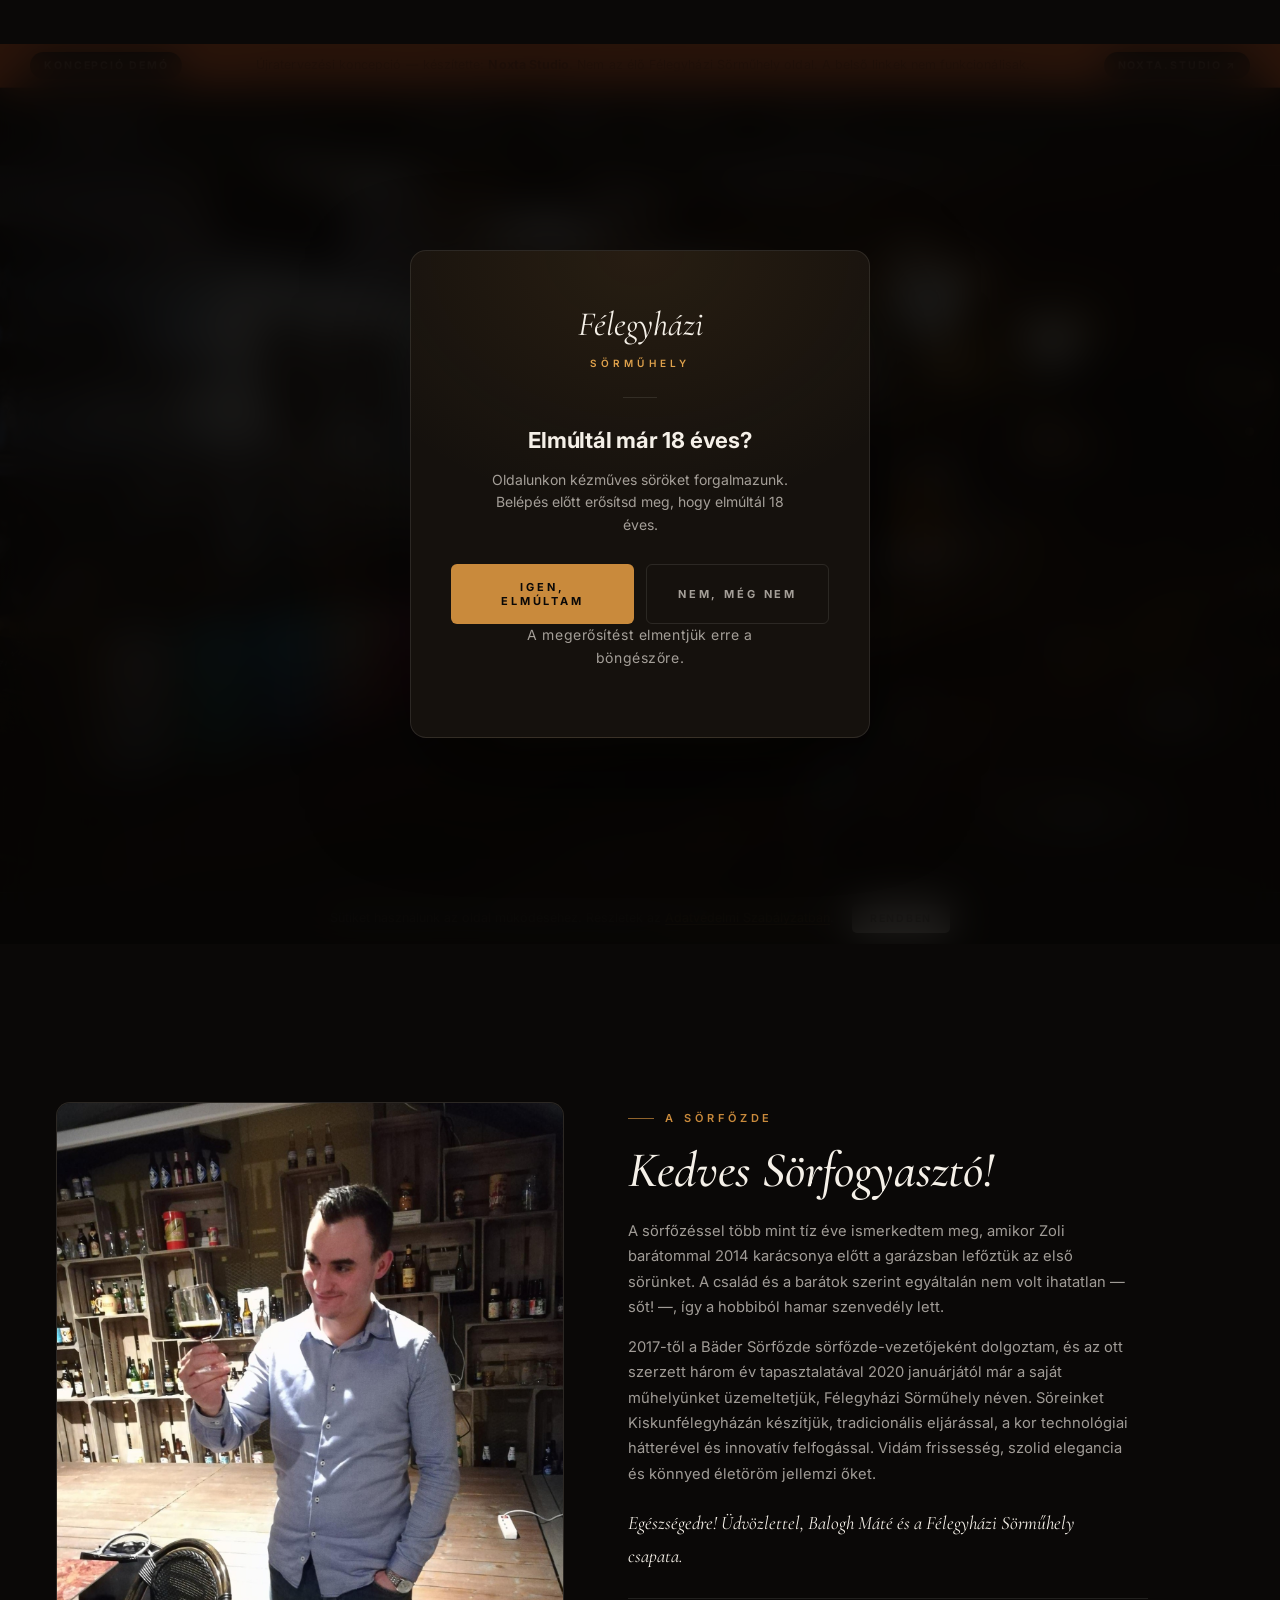
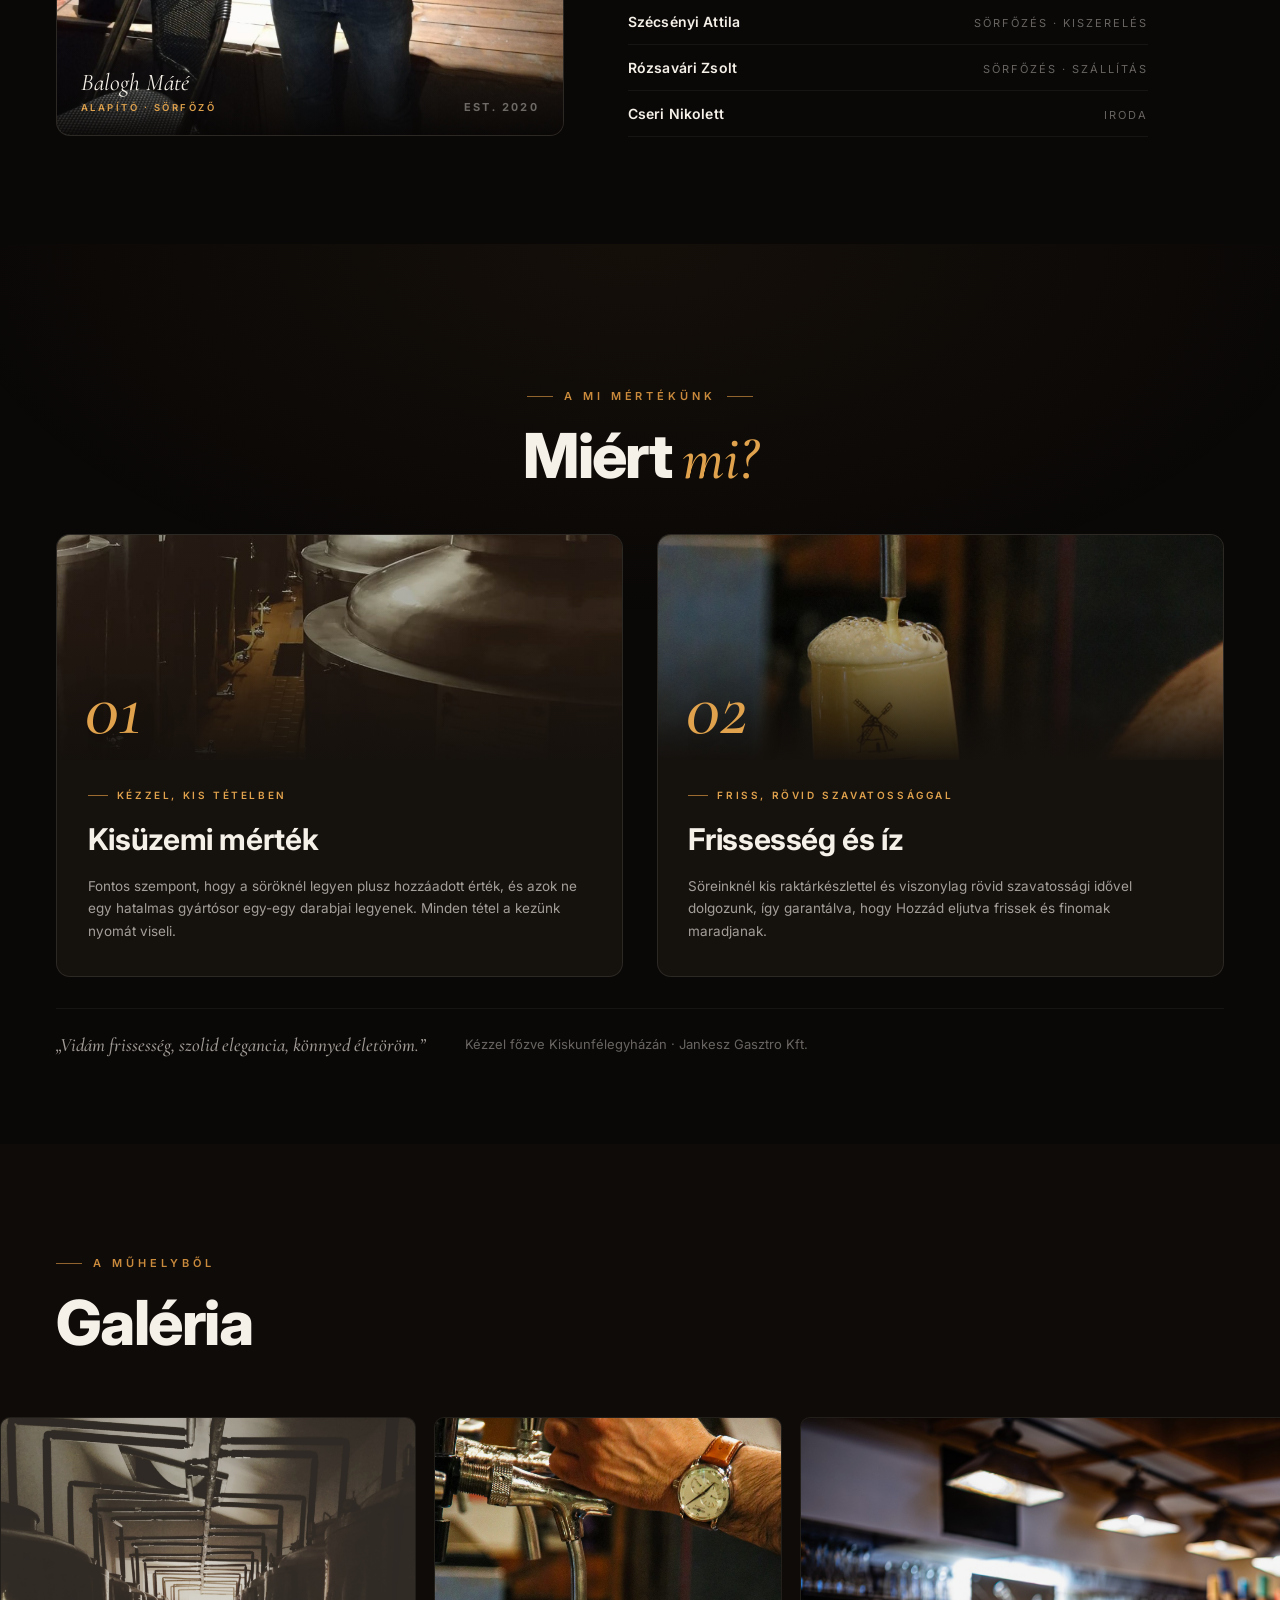
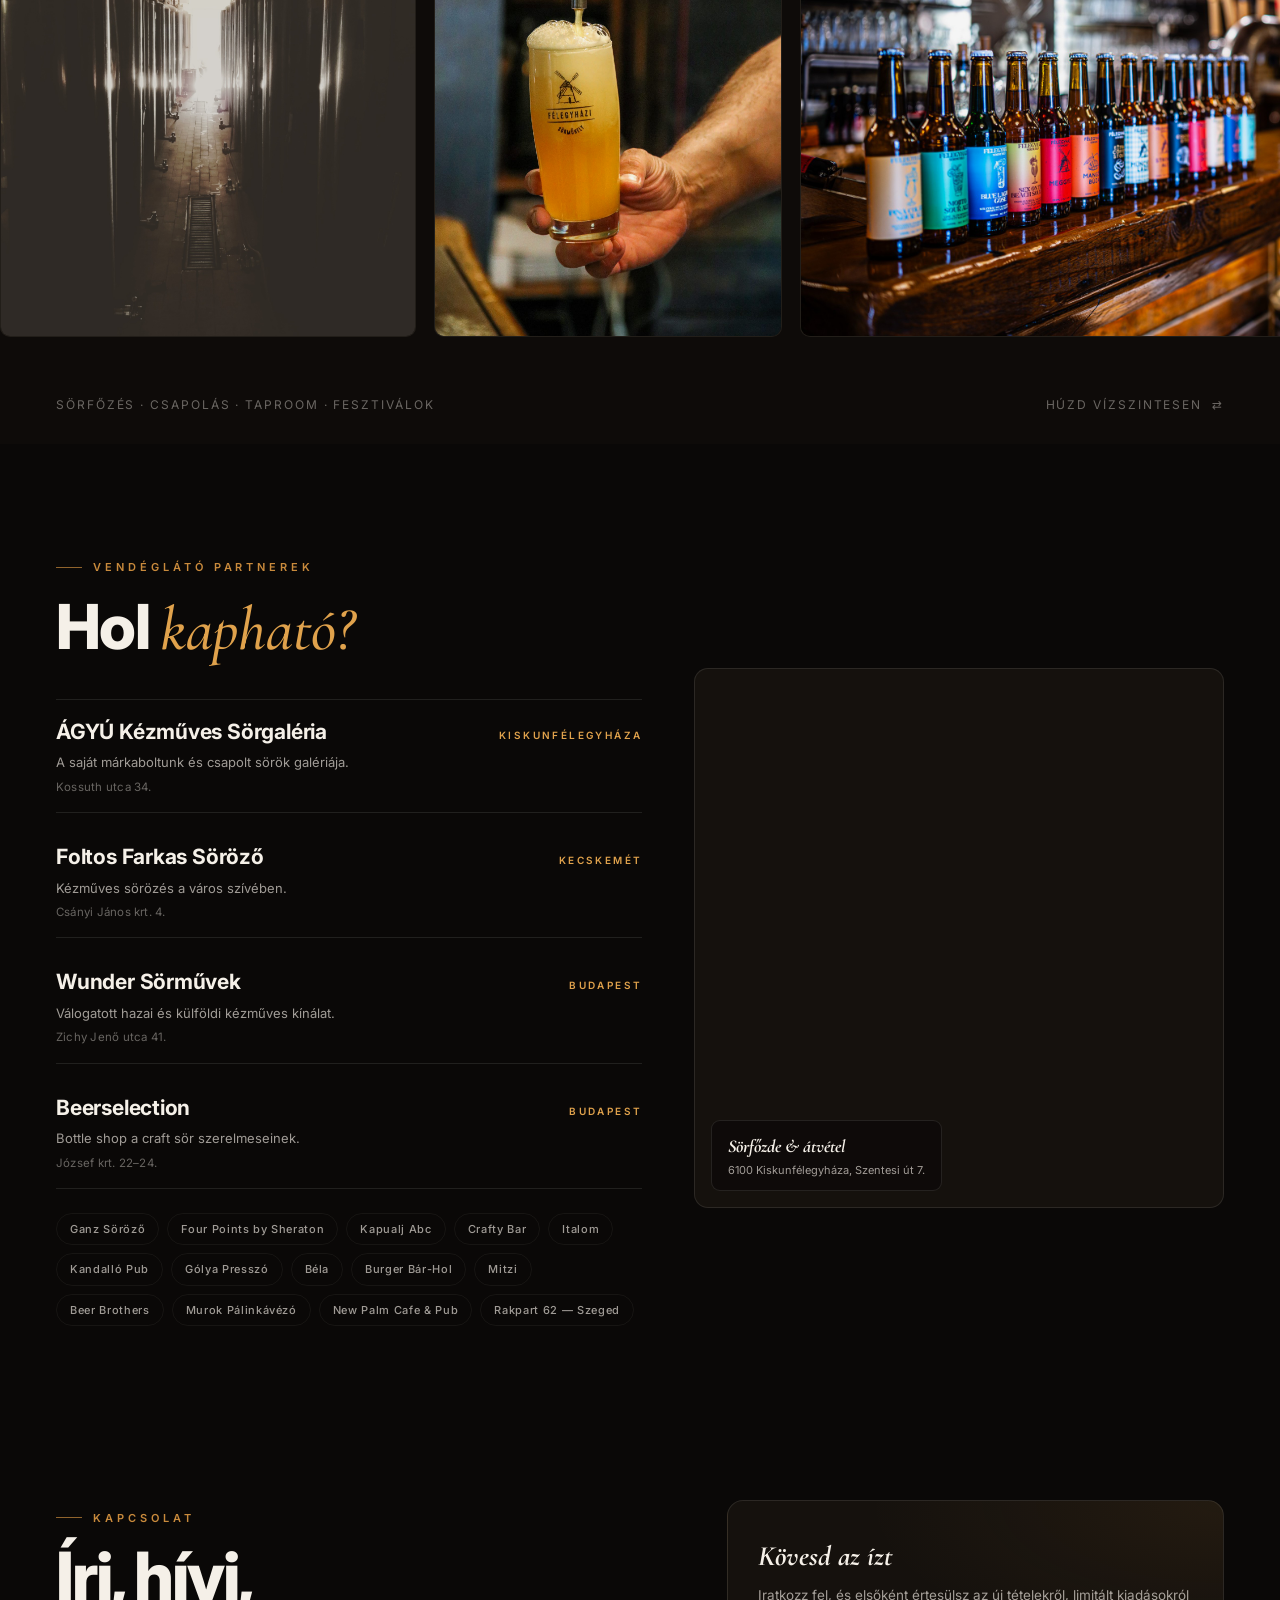
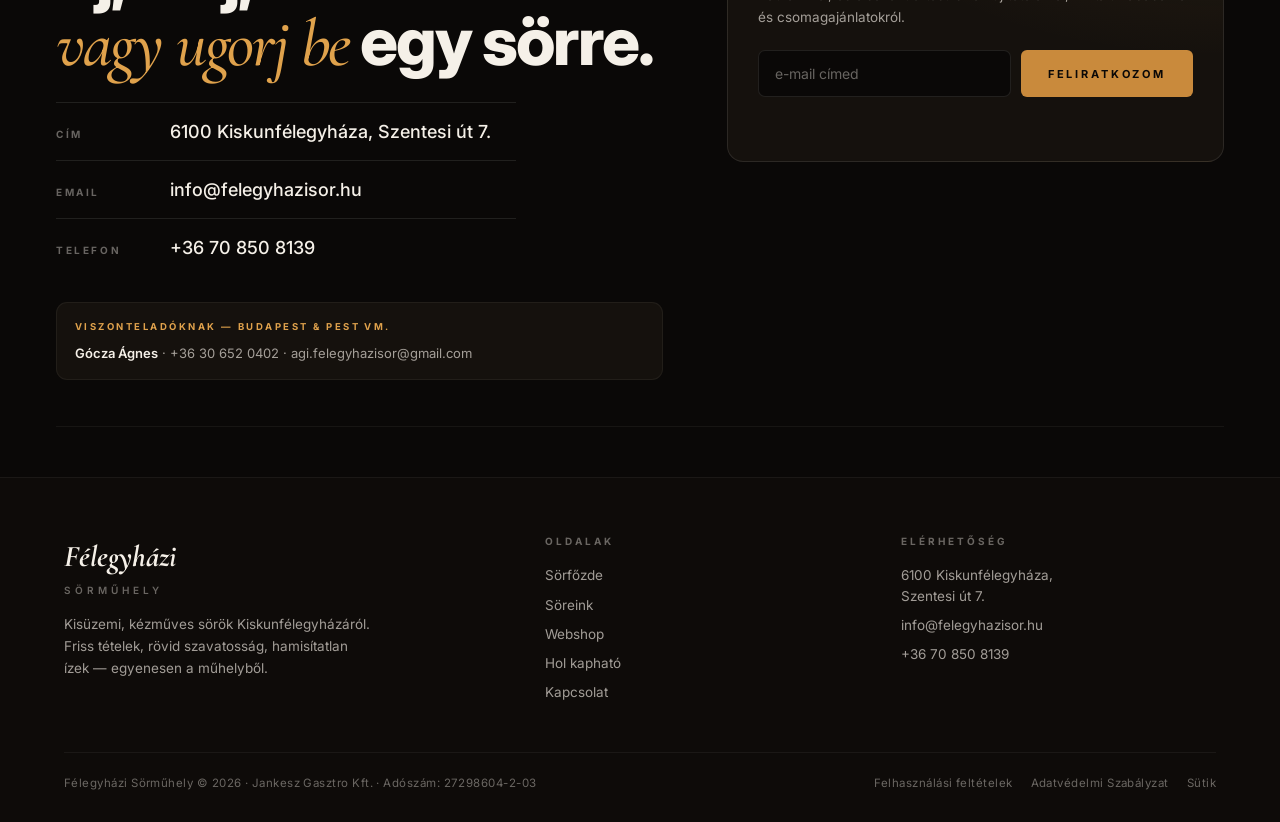
<file: index.html>
<!doctype html>
<html lang="hu" class="snap">
<head>
<meta charset="utf-8">
<meta name="viewport" content="width=device-width, initial-scale=1">
<title>Félegyházi Sörműhely — Kézműves sörök Kiskunfélegyházáról</title>
<meta name="description" content="Félegyházi Sörműhely — kisüzemi, kézműves sörök Kiskunfélegyházáról 2020 óta. Élet, (s)öröm, Félegyháza!">
<link rel="preconnect" href="https://fonts.googleapis.com">
<link rel="preconnect" href="https://fonts.gstatic.com" crossorigin>
<link href="https://fonts.googleapis.com/css2?family=Cormorant+Garamond:ital,wght@1,500&family=Inter:wght@300;400;500;600;700;800;900&display=swap" rel="stylesheet">
<link rel="stylesheet" href="css/base.css">
<link rel="stylesheet" href="css/index.css">
</head>
<body>

<!-- ═══ CONCEPT DEMO BANNER ═══════════════════════════════════════════ -->
<div class="demo-banner" role="note" aria-label="Koncepció demó">
  <a class="demo-banner__chip" href="https://noxta.studio" target="_blank" rel="noopener">Koncepció demó</a>
  <p class="demo-banner__copy">Újratervezési koncepció — készítette: <strong>Noxta Studio</strong>. Nem az élő Félegyházi Sörműhely oldal. A belső linkek nem funkcionálisak.</p>
  <a class="demo-banner__cta" href="https://noxta.studio" target="_blank" rel="noopener">noxta.studio ↗</a>
</div>

<!-- ═══ AGE GATE ═══════════════════════════════════════════════════════ -->
<div class="agegate" id="agegate" role="dialog" aria-modal="true" aria-label="Korhatár-ellenőrzés">
  <div class="agegate-card">
    <div class="agegate-mark">Félegyházi<span>Sörműhely</span></div>
    <div class="agegate-rule"></div>
    <h2>Elmúltál már 18 éves?</h2>
    <p>Oldalunkon kézműves söröket forgalmazunk. Belépés előtt erősítsd meg, hogy elmúltál 18 éves.</p>
    <div class="agegate-actions">
      <button class="btn btn-accent" data-gate="yes">Igen, elmúltam</button>
      <button class="btn agegate-deny" data-gate="no">Nem, még nem</button>
    </div>
    <p class="agegate-note">A megerősítést elmentjük erre a böngészőre.</p>
  </div>
</div>

<!-- ═══ NAV ════════════════════════════════════════════════════════════ -->
<header class="nav">
  <a class="brand" href="index.html" aria-label="Félegyházi Sörműhely — kezdőlap">
    <b>Félegyházi</b><span>Sörműhely</span>
  </a>
  <nav class="menu" aria-label="Fő menü">
    <a href="index.html">Sörfőzde</a>
    <a href="soreink.html">Söreink</a>
    <a href="webshop.html">Webshop</a>
    <a href="#kapcsolat">Kapcsolat</a>
  </nav>
  <div class="nav-right">
    <a class="icon-btn" href="webshop.html" aria-label="Kosár">
      <svg viewBox="0 0 24 24"><path d="M6 7h12l-1 11a2 2 0 0 1-2 2H9a2 2 0 0 1-2-2L6 7z M9 7a3 3 0 0 1 6 0" stroke="currentColor" stroke-width="1.5" fill="none" stroke-linecap="round" stroke-linejoin="round"/></svg>
      <span class="cart-badge" style="display:none">0</span>
    </a>
    <button class="nav-burger" aria-label="Menü" aria-expanded="false">
      <svg viewBox="0 0 24 24" width="20" height="20"><path d="M4 7h16M4 12h16M4 17h16" stroke="currentColor" stroke-width="1.6" stroke-linecap="round"/></svg>
    </button>
  </div>
</header>

<div class="dots" id="dots" aria-hidden="true"></div>

<main class="snap-main">

  <!-- ═══ S1 · HERO ═══════════════════════════════════════════════════ -->
  <section class="section hero" id="hero" data-screen-label="Kezdőlap">
    <div class="hero-bg"><img src="assets/featured/taproom.jpg" alt="A Félegyházi Sörműhely söreinek sora a pult bárpultján"></div>
    <div class="hero-inner">
      <span class="kicker center">Kiskunfélegyháza &middot; 2020</span>
      <h1 class="hero-mark">Félegyházi</h1>
      <div class="hero-sub-mark">Sörműhely</div>
      <div class="hero-rule"></div>
      <p class="hero-tag">Élet, (s)öröm, Félegyháza!</p>
      <p class="hero-line">Kézműves sörök Kiskunfélegyházáról, 2020 óta.</p>
      <a class="btn btn-accent hero-cta" href="soreink.html">
        Fedezd fel a söreinket
        <svg class="arrow-ico" viewBox="0 0 24 24" fill="none"><path d="M5 12h14M13 6l6 6-6 6" stroke="currentColor" stroke-width="1.6" stroke-linecap="round" stroke-linejoin="round"/></svg>
      </a>
    </div>
    <a class="scroll-cue" href="#sorfozde" aria-label="Görgess lejjebb">
      <span>Görgess</span>
      <span class="line"></span>
    </a>
  </section>

  <!-- ═══ S2 · SÖRFŐZDE ═══════════════════════════════════════════════ -->
  <section class="section sorfozde" id="sorfozde" data-screen-label="Sörfőzde">
    <div class="section-inner">
      <figure class="owner-figure">
        <img src="assets/featured/owner.jpg" alt="Balogh Máté, a Félegyházi Sörműhely alapítója">
        <figcaption>
          <div>
            <div class="cap-name">Balogh Máté</div>
            <div class="cap-role">Alapító &middot; Sörfőző</div>
          </div>
          <div class="cap-year">EST. 2020</div>
        </figcaption>
      </figure>
      <div class="letter">
        <span class="kicker">A sörfőzde</span>
        <h2>Kedves Sörfogyasztó!</h2>
        <p>A sörfőzéssel több mint tíz éve ismerkedtem meg, amikor Zoli barátommal 2014 karácsonya előtt a garázsban lefőztük az első sörünket. A család és a barátok szerint egyáltalán nem volt ihatatlan — sőt! —, így a hobbiból hamar szenvedély lett.</p>
        <p>2017-től a Bäder Sörfőzde sörfőzde-vezetőjeként dolgoztam, és az ott szerzett három év tapasztalatával 2020 januárjától már a saját műhelyünket üzemeltetjük, Félegyházi Sörműhely néven. Söreinket Kiskunfélegyházán készítjük, tradicionális eljárással, a kor technológiai hátterével és innovatív felfogással. Vidám frissesség, szolid elegancia és könnyed életöröm jellemzi őket.</p>
        <p class="signoff">Egészségedre! Üdvözlettel, Balogh Máté és a Félegyházi Sörműhely csapata.</p>
        <ul class="team">
          <li><span class="t-name">Szécsényi Attila</span><span class="t-role">Sörfőzés · Kiszerelés</span></li>
          <li><span class="t-name">Rózsavári Zsolt</span><span class="t-role">Sörfőzés · Szállítás</span></li>
          <li><span class="t-name">Cseri Nikolett</span><span class="t-role">Iroda</span></li>
        </ul>
      </div>
    </div>
  </section>

  <!-- ═══ S3 · MIÉRT MI? ══════════════════════════════════════════════ -->
  <section class="section miert" id="miert" data-screen-label="Miért mi?">
    <div class="section-inner">
      <div class="sec-head center">
        <span class="kicker center">A mi mértékünk</span>
        <h2 class="sec-title">Miért <em>mi?</em></h2>
      </div>
      <div class="pillars">
        <article class="pillar">
          <div class="pillar-media">
            <img src="assets/featured/tanks.jpg" alt="Kisüzemi erjesztő tankok a Félegyházi Sörműhelyben">
            <span class="pillar-num">01</span>
          </div>
          <div class="pillar-body">
            <span class="pillar-tag">Kézzel, kis tételben</span>
            <h3>Kisüzemi mérték</h3>
            <p>Fontos szempont, hogy a söröknél legyen plusz hozzáadott érték, és azok ne egy hatalmas gyártósor egy-egy darabjai legyenek. Minden tétel a kezünk nyomát viseli.</p>
          </div>
        </article>
        <article class="pillar">
          <div class="pillar-media">
            <img src="assets/featured/pour.jpg" alt="Friss csapolás egy márkás Félegyházi pohárba">
            <span class="pillar-num">02</span>
          </div>
          <div class="pillar-body">
            <span class="pillar-tag">Friss, rövid szavatossággal</span>
            <h3>Frissesség és íz</h3>
            <p>Söreinknél kis raktárkészlettel és viszonylag rövid szavatossági idővel dolgozunk, így garantálva, hogy Hozzád eljutva frissek és finomak maradjanak.</p>
          </div>
        </article>
      </div>
      <div class="miert-foot">
        <span class="serif-i">„Vidám frissesség, szolid elegancia, könnyed életöröm.”</span>
        <span>Kézzel főzve Kiskunfélegyházán &middot; Jankesz Gasztro Kft.</span>
      </div>
    </div>
  </section>

  <!-- ═══ S4 · GALÉRIA ════════════════════════════════════════════════ -->
  <section class="section galeria" id="galeria" data-screen-label="Galéria">
    <div class="section-inner">
      <div class="sec-head">
        <span class="kicker">A műhelyből</span>
        <h2 class="sec-title">Galéria</h2>
      </div>
    </div>
    <div class="marquee" aria-label="Fotók a sörfőzdéből">
      <div class="marquee-track" id="marqueeTrack"></div>
    </div>
    <div class="galeria-foot">
      <span>Sörfőzés &middot; Csapolás &middot; Taproom &middot; Fesztiválok</span>
      <span>Húzd vízszintesen &nbsp;⇄</span>
    </div>
  </section>

  <!-- ═══ S6 · HOL KAPHATÓ ════════════════════════════════════════════ -->
  <section class="section hol" id="hol" data-screen-label="Hol kapható">
    <div class="section-inner">
      <div>
        <div class="sec-head">
          <span class="kicker">Vendéglátó partnerek</span>
          <h2 class="sec-title">Hol <em>kapható?</em></h2>
        </div>
        <div class="partners">
          <div class="partner">
            <span class="p-name">ÁGYÚ Kézműves Sörgaléria</span>
            <span class="p-city">Kiskunfélegyháza</span>
            <span class="p-desc">A saját márkaboltunk és csapolt sörök galériája.</span>
            <span class="p-addr">Kossuth utca 34.</span>
          </div>
          <div class="partner">
            <span class="p-name">Foltos Farkas Söröző</span>
            <span class="p-city">Kecskemét</span>
            <span class="p-desc">Kézműves sörözés a város szívében.</span>
            <span class="p-addr">Csányi János krt. 4.</span>
          </div>
          <div class="partner">
            <span class="p-name">Wunder Sörművek</span>
            <span class="p-city">Budapest</span>
            <span class="p-desc">Válogatott hazai és külföldi kézműves kínálat.</span>
            <span class="p-addr">Zichy Jenő utca 41.</span>
          </div>
          <div class="partner">
            <span class="p-name">Beerselection</span>
            <span class="p-city">Budapest</span>
            <span class="p-desc">Bottle shop a craft sör szerelmeseinek.</span>
            <span class="p-addr">József krt. 22–24.</span>
          </div>
        </div>
        <div class="city-pills" aria-label="További helyek">
          <span class="city-pill">Ganz Söröző</span>
          <span class="city-pill">Four Points by Sheraton</span>
          <span class="city-pill">Kapualj Abc</span>
          <span class="city-pill">Crafty Bar</span>
          <span class="city-pill">Italom</span>
          <span class="city-pill">Kandalló Pub</span>
          <span class="city-pill">Gólya Presszó</span>
          <span class="city-pill">Béla</span>
          <span class="city-pill">Burger Bár-Hol</span>
          <span class="city-pill">Mitzi</span>
          <span class="city-pill">Beer Brothers</span>
          <span class="city-pill">Murok Pálinkávézó</span>
          <span class="city-pill">New Palm Cafe &amp; Pub</span>
          <span class="city-pill">Rakpart 62 — Szeged</span>
        </div>
      </div>
      <div class="hol-map">
        <iframe title="Térkép — Kiskunfélegyháza, Szentesi út 7." loading="lazy" referrerpolicy="no-referrer-when-downgrade"
          src="https://www.google.com/maps?q=Kiskunf%C3%A9legyh%C3%A1za%20Szentesi%20%C3%BAt%207&output=embed"></iframe>
        <div class="map-tag">
          <b>Sörfőzde &amp; átvétel</b>
          <span>6100 Kiskunfélegyháza, Szentesi út 7.</span>
        </div>
      </div>
    </div>
  </section>

  <!-- ═══ S7 · KAPCSOLAT + FOOTER ═════════════════════════════════════ -->
  <section class="section kapcsolat" id="kapcsolat" data-screen-label="Kapcsolat">
    <div class="kapcsolat-inner">
      <div class="contact-grid">
        <div class="contact-lead">
          <span class="kicker">Kapcsolat</span>
          <h2>Írj, hívj,<br><em>vagy ugorj be</em> egy sörre.</h2>
          <div class="contact-rows">
            <div class="contact-row"><span class="c-label">Cím</span><span class="c-val">6100 Kiskunfélegyháza, Szentesi út 7.</span></div>
            <div class="contact-row"><span class="c-label">Email</span><span class="c-val"><a href="mailto:info@felegyhazisor.hu">info@felegyhazisor.hu</a></span></div>
            <div class="contact-row"><span class="c-label">Telefon</span><span class="c-val"><a href="tel:+36708508139">+36 70 850 8139</a></span></div>
          </div>
          <div class="resellers">
            <span class="r-label">Viszonteladóknak — Budapest &amp; Pest vm.</span>
            <b>Gócza Ágnes</b> &middot; <a href="tel:+36306520402">+36 30 652 0402</a> &middot; <a href="mailto:agi.felegyhazisor@gmail.com">agi.felegyhazisor@gmail.com</a>
          </div>
        </div>
        <div class="newsletter">
          <h3>Kövesd az ízt</h3>
          <p>Iratkozz fel, és elsőként értesülsz az új tételekről, limitált kiadásokról és csomagajánlatokról.</p>
          <form id="newsletterForm">
            <input type="email" required placeholder="e-mail címed" aria-label="Email cím">
            <button class="btn btn-accent" type="submit">Feliratkozom</button>
          </form>
          <div class="msg" aria-live="polite"></div>
        </div>
      </div>
    </div>

    <!-- Footer -->
    <footer class="footer">
      <div class="footer-grid">
        <div class="footer-brand">
          <b>Félegyházi</b><span>Sörműhely</span>
          <p>Kisüzemi, kézműves sörök Kiskunfélegyházáról. Friss tételek, rövid szavatosság, hamisítatlan ízek — egyenesen a műhelyből.</p>
        </div>
        <div class="footer-col">
          <h4>Oldalak</h4>
          <a href="index.html">Sörfőzde</a>
          <a href="soreink.html">Söreink</a>
          <a href="webshop.html">Webshop</a>
          <a href="#hol">Hol kapható</a>
          <a href="#kapcsolat">Kapcsolat</a>
        </div>
        <div class="footer-col">
          <h4>Elérhetőség</h4>
          <p>6100 Kiskunfélegyháza,<br>Szentesi út 7.</p>
          <a href="mailto:info@felegyhazisor.hu">info@felegyhazisor.hu</a>
          <a href="tel:+36708508139">+36 70 850 8139</a>
        </div>
      </div>
      <div class="footer-bottom">
        <span>Félegyházi Sörműhely © <span class="year">2026</span> &middot; Jankesz Gasztro Kft. &middot; Adószám: 27298604-2-03</span>
        <span class="legal">
          <a href="felhasznalasi-feltetelek.html">Felhasználási feltételek</a>
          <a href="adatvedelmi-szabalyzat.html">Adatvédelmi Szabályzat</a>
          <a href="adatvedelmi-szabalyzat.html#sutik">Sütik</a>
        </span>
      </div>
    </footer>
  </section>

</main>

<!-- ═══ COOKIE STRIP ═══════════════════════════════════════════════════ -->
<div class="cookie" id="cookie">
  <span>Sütiket használunk az oldal működéséhez. Részletek az <a href="adatvedelmi-szabalyzat.html#sutik">Adatvédelmi Szabályzatban</a>.</span>
  <button>Rendben</button>
</div>

<script src="js/site.js"></script>
<script src="js/index.js"></script>
</body>
</html>
</file>
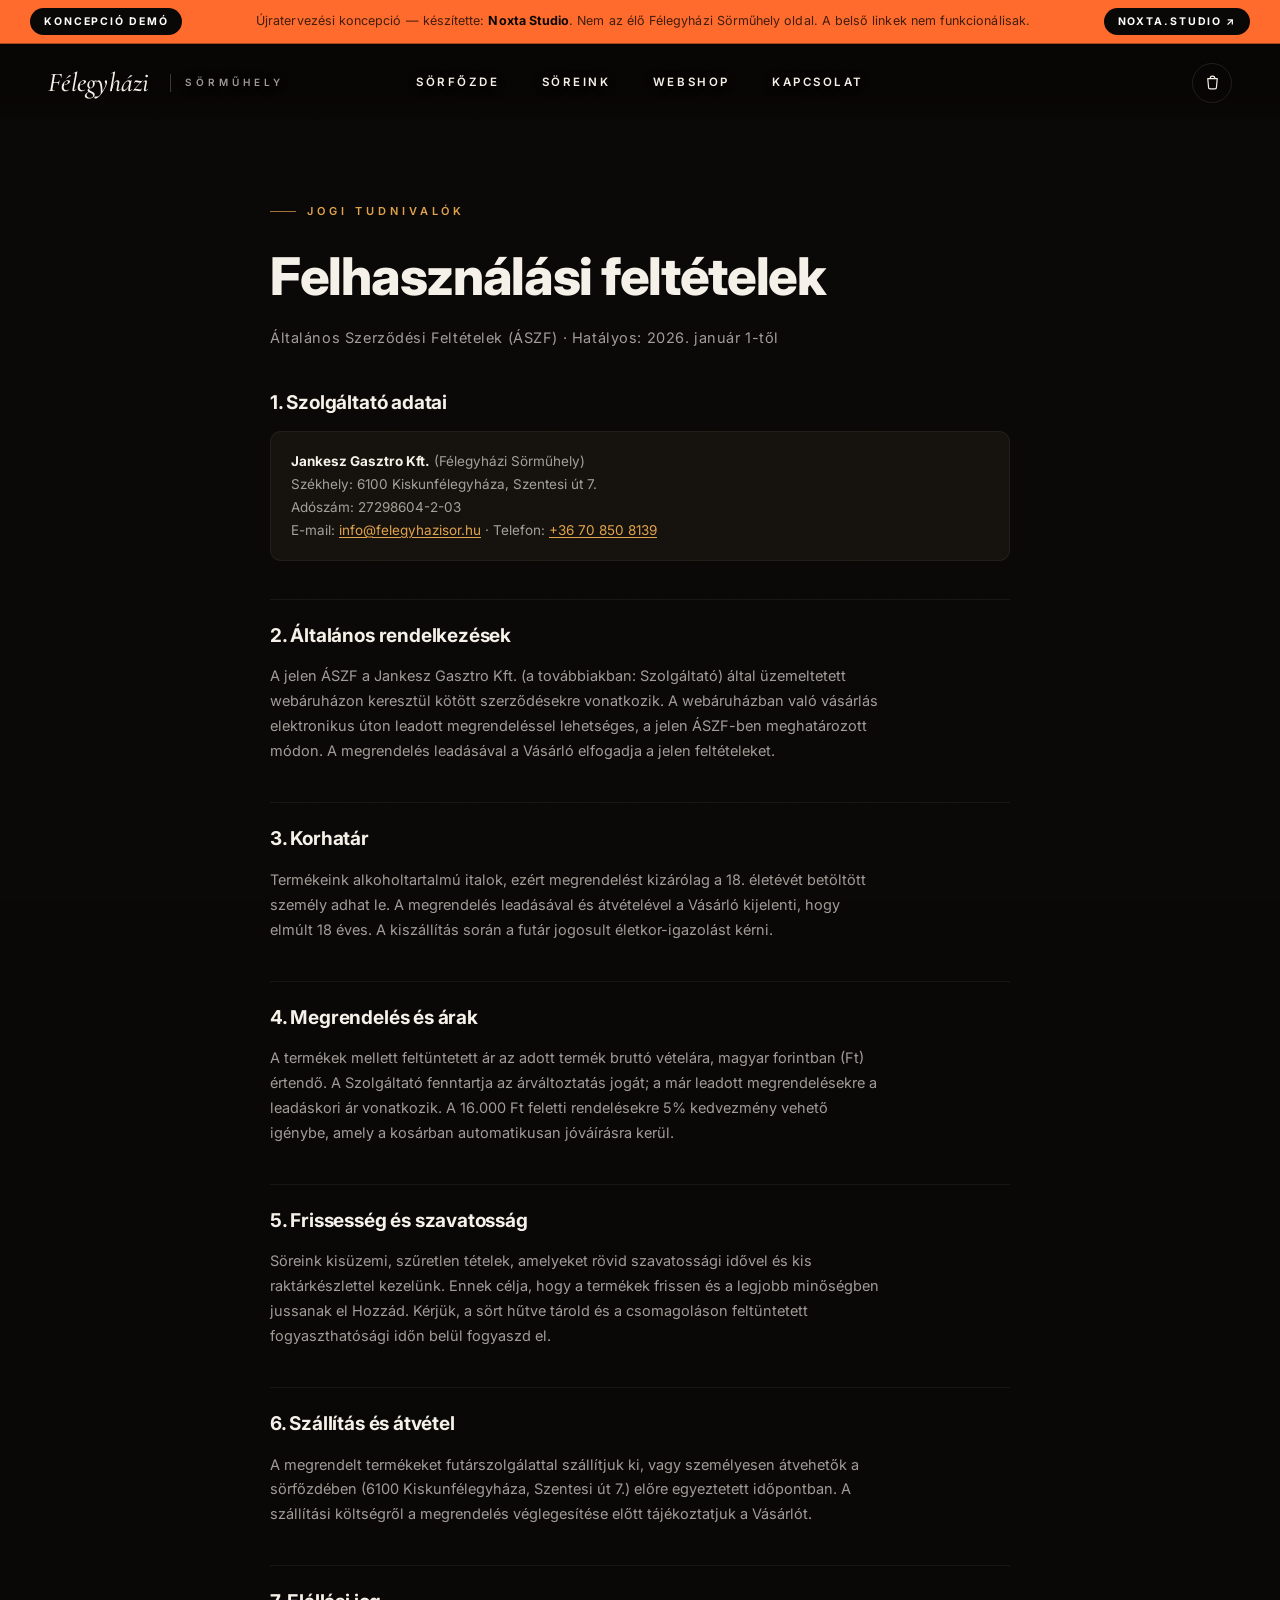
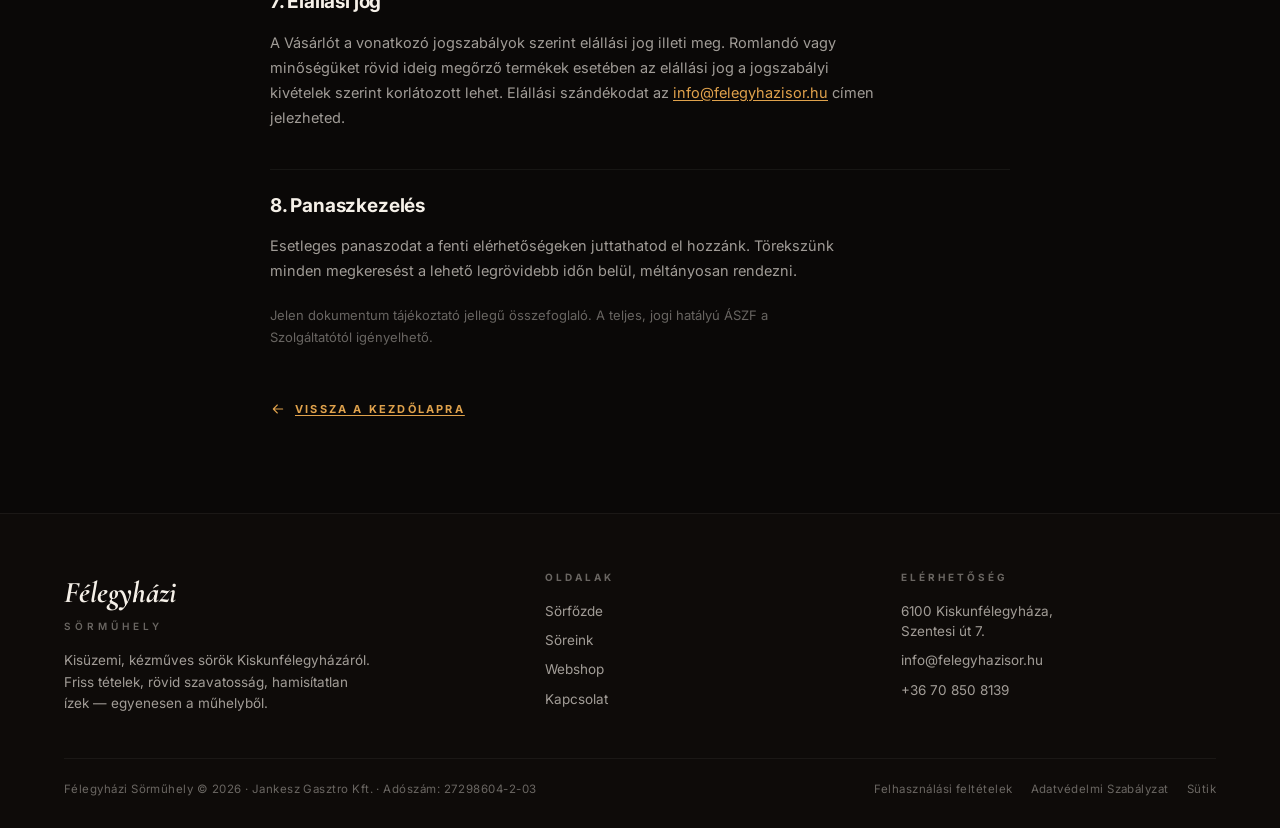
<file: felhasznalasi-feltetelek.html>
<!doctype html>
<html lang="hu">
<head>
<meta charset="utf-8">
<meta name="viewport" content="width=device-width, initial-scale=1">
<title>Felhasználási feltételek — Félegyházi Sörműhely</title>
<meta name="description" content="A Félegyházi Sörműhely webáruházának általános szerződési feltételei (ÁSZF).">
<link rel="preconnect" href="https://fonts.googleapis.com">
<link rel="preconnect" href="https://fonts.gstatic.com" crossorigin>
<link href="https://fonts.googleapis.com/css2?family=Cormorant+Garamond:ital,wght@1,500&family=Inter:wght@300;400;500;600;700;800;900&display=swap" rel="stylesheet">
<link rel="stylesheet" href="css/base.css">
<link rel="stylesheet" href="css/legal.css">
</head>
<body class="legal">

<!-- ═══ CONCEPT DEMO BANNER ═══════════════════════════════════════════ -->
<div class="demo-banner" role="note" aria-label="Koncepció demó">
  <a class="demo-banner__chip" href="https://noxta.studio" target="_blank" rel="noopener">Koncepció demó</a>
  <p class="demo-banner__copy">Újratervezési koncepció — készítette: <strong>Noxta Studio</strong>. Nem az élő Félegyházi Sörműhely oldal. A belső linkek nem funkcionálisak.</p>
  <a class="demo-banner__cta" href="https://noxta.studio" target="_blank" rel="noopener">noxta.studio ↗</a>
</div>

<header class="nav scrolled">
  <a class="brand" href="index.html" aria-label="Félegyházi Sörműhely — kezdőlap"><b>Félegyházi</b><span>Sörműhely</span></a>
  <nav class="menu" aria-label="Fő menü">
    <a href="index.html">Sörfőzde</a>
    <a href="soreink.html">Söreink</a>
    <a href="webshop.html">Webshop</a>
    <a href="index.html#kapcsolat">Kapcsolat</a>
  </nav>
  <div class="nav-right">
    <a class="icon-btn" href="webshop.html" aria-label="Kosár">
      <svg viewBox="0 0 24 24"><path d="M6 7h12l-1 11a2 2 0 0 1-2 2H9a2 2 0 0 1-2-2L6 7z M9 7a3 3 0 0 1 6 0" stroke="currentColor" stroke-width="1.5" fill="none" stroke-linecap="round" stroke-linejoin="round"/></svg>
      <span class="cart-badge" style="display:none">0</span>
    </a>
  </div>
</header>

<main class="legal-wrap">
  <span class="kicker">Jogi tudnivalók</span>
  <h1>Felhasználási feltételek</h1>
  <p class="legal-meta">Általános Szerződési Feltételek (ÁSZF) · Hatályos: <span class="year">2026</span>. január 1-től</p>

  <h2>1. Szolgáltató adatai</h2>
  <div class="legal-data">
    <b>Jankesz Gasztro Kft.</b> (Félegyházi Sörműhely)<br>
    Székhely: 6100 Kiskunfélegyháza, Szentesi út 7.<br>
    Adószám: 27298604-2-03<br>
    E-mail: <a href="mailto:info@felegyhazisor.hu">info@felegyhazisor.hu</a> · Telefon: <a href="tel:+36708508139">+36 70 850 8139</a>
  </div>

  <h2>2. Általános rendelkezések</h2>
  <p>A jelen ÁSZF a Jankesz Gasztro Kft. (a továbbiakban: Szolgáltató) által üzemeltetett webáruházon keresztül kötött szerződésekre vonatkozik. A webáruházban való vásárlás elektronikus úton leadott megrendeléssel lehetséges, a jelen ÁSZF-ben meghatározott módon. A megrendelés leadásával a Vásárló elfogadja a jelen feltételeket.</p>

  <h2>3. Korhatár</h2>
  <p>Termékeink alkoholtartalmú italok, ezért megrendelést kizárólag a 18. életévét betöltött személy adhat le. A megrendelés leadásával és átvételével a Vásárló kijelenti, hogy elmúlt 18 éves. A kiszállítás során a futár jogosult életkor-igazolást kérni.</p>

  <h2>4. Megrendelés és árak</h2>
  <p>A termékek mellett feltüntetett ár az adott termék bruttó vételára, magyar forintban (Ft) értendő. A Szolgáltató fenntartja az árváltoztatás jogát; a már leadott megrendelésekre a leadáskori ár vonatkozik. A 16.000 Ft feletti rendelésekre 5% kedvezmény vehető igénybe, amely a kosárban automatikusan jóváírásra kerül.</p>

  <h2>5. Frissesség és szavatosság</h2>
  <p>Söreink kisüzemi, szűretlen tételek, amelyeket rövid szavatossági idővel és kis raktárkészlettel kezelünk. Ennek célja, hogy a termékek frissen és a legjobb minőségben jussanak el Hozzád. Kérjük, a sört hűtve tárold és a csomagoláson feltüntetett fogyaszthatósági időn belül fogyaszd el.</p>

  <h2>6. Szállítás és átvétel</h2>
  <p>A megrendelt termékeket futárszolgálattal szállítjuk ki, vagy személyesen átvehetők a sörfőzdében (6100 Kiskunfélegyháza, Szentesi út 7.) előre egyeztetett időpontban. A szállítási költségről a megrendelés véglegesítése előtt tájékoztatjuk a Vásárlót.</p>

  <h2>7. Elállási jog</h2>
  <p>A Vásárlót a vonatkozó jogszabályok szerint elállási jog illeti meg. Romlandó vagy minőségüket rövid ideig megőrző termékek esetében az elállási jog a jogszabályi kivételek szerint korlátozott lehet. Elállási szándékodat az <a href="mailto:info@felegyhazisor.hu">info@felegyhazisor.hu</a> címen jelezheted.</p>

  <h2>8. Panaszkezelés</h2>
  <p>Esetleges panaszodat a fenti elérhetőségeken juttathatod el hozzánk. Törekszünk minden megkeresést a lehető legrövidebb időn belül, méltányosan rendezni.</p>

  <p style="margin-top:20px;font-size:13px;color:var(--ink-faint)">Jelen dokumentum tájékoztató jellegű összefoglaló. A teljes, jogi hatályú ÁSZF a Szolgáltatótól igényelhető.</p>

  <a class="back-home" href="index.html">
    <svg viewBox="0 0 24 24" width="16" height="16" fill="none"><path d="M19 12H5M11 6l-6 6 6 6" stroke="currentColor" stroke-width="1.6" stroke-linecap="round" stroke-linejoin="round"/></svg>
    Vissza a kezdőlapra
  </a>
</main>

<footer class="footer">
  <div class="footer-grid">
    <div class="footer-brand">
      <b>Félegyházi</b><span>Sörműhely</span>
      <p>Kisüzemi, kézműves sörök Kiskunfélegyházáról. Friss tételek, rövid szavatosság, hamisítatlan ízek — egyenesen a műhelyből.</p>
    </div>
    <div class="footer-col">
      <h4>Oldalak</h4>
      <a href="index.html">Sörfőzde</a>
      <a href="soreink.html">Söreink</a>
      <a href="webshop.html">Webshop</a>
      <a href="index.html#kapcsolat">Kapcsolat</a>
    </div>
    <div class="footer-col">
      <h4>Elérhetőség</h4>
      <p>6100 Kiskunfélegyháza,<br>Szentesi út 7.</p>
      <a href="mailto:info@felegyhazisor.hu">info@felegyhazisor.hu</a>
      <a href="tel:+36708508139">+36 70 850 8139</a>
    </div>
  </div>
  <div class="footer-bottom">
    <span>Félegyházi Sörműhely © <span class="year">2026</span> &middot; Jankesz Gasztro Kft. &middot; Adószám: 27298604-2-03</span>
    <span class="legal">
      <a href="felhasznalasi-feltetelek.html">Felhasználási feltételek</a>
      <a href="adatvedelmi-szabalyzat.html">Adatvédelmi Szabályzat</a>
      <a href="adatvedelmi-szabalyzat.html#sutik">Sütik</a>
    </span>
  </div>
</footer>

<script src="js/site.js"></script>
</body>
</html>
</file>
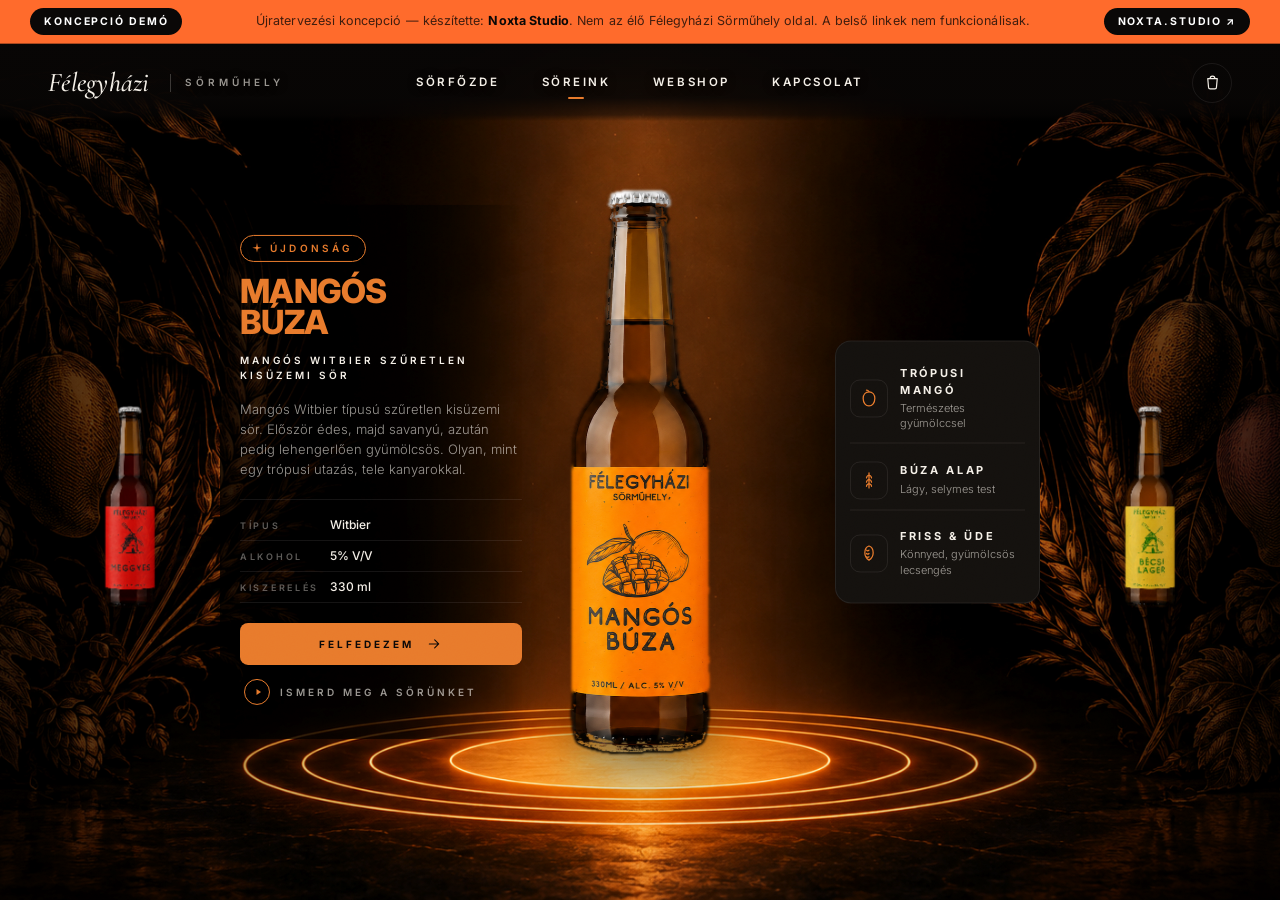
<file: soreink.html>
<!doctype html>
<html lang="hu">
<head>
<meta charset="utf-8">
<meta name="viewport" content="width=device-width,initial-scale=1">
<title>Söreink — Félegyházi Sörműhely</title>
<link rel="preconnect" href="https://fonts.googleapis.com">
<link rel="preconnect" href="https://fonts.gstatic.com" crossorigin>
<link href="https://fonts.googleapis.com/css2?family=Cormorant+Garamond:ital,wght@1,500&family=Inter:wght@300;400;500;600;700;800;900&display=swap" rel="stylesheet">
<link rel="stylesheet" href="css/base.css">
<link rel="stylesheet" href="css/soreink.css?v=5">
</head>
<body>

  <!-- ═══ CONCEPT DEMO BANNER ═══════════════════════════════════════════ -->
  <div class="demo-banner" role="note" aria-label="Koncepció demó">
    <a class="demo-banner__chip" href="https://noxta.studio" target="_blank" rel="noopener">Koncepció demó</a>
    <p class="demo-banner__copy">Újratervezési koncepció — készítette: <strong>Noxta Studio</strong>. Nem az élő Félegyházi Sörműhely oldal. A belső linkek nem funkcionálisak.</p>
    <a class="demo-banner__cta" href="https://noxta.studio" target="_blank" rel="noopener">noxta.studio ↗</a>
  </div>

  <!-- ═══ NAV ════════════════════════════════════════════════════════════ -->
  <header class="nav">
    <a class="brand" href="index.html" aria-label="Félegyházi Sörműhely — kezdőlap">
      <b>Félegyházi</b><span>Sörműhely</span>
    </a>
    <nav class="menu" aria-label="Fő menü">
      <a href="index.html">Sörfőzde</a>
      <a href="soreink.html" class="active" aria-current="page">Söreink</a>
      <a href="webshop.html">Webshop</a>
      <a href="index.html#kapcsolat">Kapcsolat</a>
    </nav>
    <div class="nav-right">
      <a class="icon-btn" href="webshop.html" aria-label="Kosár">
        <svg viewBox="0 0 24 24"><path d="M6 7h12l-1 11a2 2 0 0 1-2 2H9a2 2 0 0 1-2-2L6 7z M9 7a3 3 0 0 1 6 0" stroke="currentColor" stroke-width="1.5" fill="none" stroke-linecap="round" stroke-linejoin="round"/></svg>
        <span class="cart-badge" style="display:none">0</span>
      </a>
      <button class="nav-burger" aria-label="Menü" aria-expanded="false">
        <svg viewBox="0 0 24 24" width="20" height="20"><path d="M4 7h16M4 12h16M4 17h16" stroke="currentColor" stroke-width="1.6" stroke-linecap="round"/></svg>
      </button>
    </div>
  </header>

  <!-- ─── STAGE ──────────────────────────────────────────────────────── -->
  <main class="stage">

    <!-- Per-beer background image. Two stacked layers crossfade between them. -->
    <div class="visual-bg" id="visual">
      <img class="bg-img" id="bgA" alt="" aria-hidden="true">
      <img class="bg-img" id="bgB" alt="" aria-hidden="true">
    </div>

    <!-- All bottles stacked. State class drives position/scale. -->
    <div class="bottles" id="bottles">
      <img class="bottle-img" data-idx="0" src="assets/bottles/02.png" alt="Mangós Búza">
      <img class="bottle-img" data-idx="1" src="assets/bottles/01.png" alt="Bécsi Lager">
      <img class="bottle-img" data-idx="2" src="assets/bottles/05.png" alt="Málnás Gose">
      <img class="bottle-img" data-idx="3" src="assets/bottles/04.png" alt="Belga Búza">
      <img class="bottle-img" data-idx="4" src="assets/bottles/03.png" alt="Piña Colada Sour Ale">
      <img class="bottle-img" data-idx="5" src="assets/bottles/06.png" alt="Meggyes">
    </div>

    <!-- Center content panel (left of the bottle) -->
    <section class="content" id="content">
      <span class="pill">
        <svg viewBox="0 0 24 24" width="14" height="14" aria-hidden="true">
          <path d="M12 2 L13.5 8.5 L20 10 L13.5 11.5 L12 18 L10.5 11.5 L4 10 L10.5 8.5 Z" fill="currentColor"/>
        </svg>
        <span id="pillText">Újdonság</span>
      </span>
      <h1 class="title" id="title">Mangós<br>Búza</h1>
      <p class="subtitle" id="subtitle">Trópusi gyümölcsös búzasör</p>
      <p class="description" id="description">
        Trópusi mangó-pulp búzasör alapon. Lágy és gyümölcsös, természetes mangóval készítve.
      </p>
      <dl class="spec">
        <div><dt>Típus</dt><dd id="specType">Gyümölcsös búzasör</dd></div>
        <div><dt>Alkohol</dt><dd id="specAbv">5% V/V</dd></div>
        <div><dt>Kiszerelés</dt><dd>330 ml</dd></div>
      </dl>
      <div class="ctas">
        <button class="cta-primary">
          Felfedezem
          <svg viewBox="0 0 24 24" width="16" height="16"><path d="M5 12h14 M13 6l6 6-6 6" fill="none" stroke="currentColor" stroke-width="1.6" stroke-linecap="round" stroke-linejoin="round"/></svg>
        </button>
        <button class="cta-secondary">
          <span class="play-circle">
            <svg viewBox="0 0 24 24" width="12" height="12"><path d="M9 6 L18 12 L9 18 Z" fill="currentColor"/></svg>
          </span>
          Ismerd meg a sörünket
        </button>
      </div>
    </section>

    <!-- Right side: per-beer feature highlights -->
    <aside class="features" id="features">
      <!-- 3 feature blocks rendered by JS -->
    </aside>

    <!-- LEFT side preview card (prev beer) -->
    <aside class="side-card left" id="sideLeft">
      <h3 class="side-name"></h3>
      <p class="side-sub"></p>
      <p class="side-desc"></p>
      <div class="side-footer">
        <span class="side-abv"></span>
        <button class="side-plus" aria-label="Részletek">+</button>
      </div>
    </aside>

    <!-- RIGHT side preview card (next beer) -->
    <aside class="side-card right" id="sideRight">
      <h3 class="side-name"></h3>
      <p class="side-sub"></p>
      <p class="side-desc"></p>
      <div class="side-footer">
        <span class="side-abv"></span>
        <button class="side-plus" aria-label="Részletek">+</button>
      </div>
    </aside>

  </main>

  <!-- ─── BOTTOM CONTROLS ──────────────────────────────────────────────── -->
  <footer class="controls">
    <button class="arrow" id="prev" aria-label="Előző">
      <svg viewBox="0 0 24 24" width="22" height="22"><path d="M16 4 L8 12 L16 20" fill="none" stroke="currentColor" stroke-width="1.5" stroke-linecap="round" stroke-linejoin="round"/></svg>
    </button>
    <span class="counter-current" id="capNum">01</span>
    <div class="progress" id="progress"></div>
    <span class="counter-total">/ <span id="capTotal">06</span></span>
    <button class="arrow" id="next" aria-label="Következő">
      <svg viewBox="0 0 24 24" width="22" height="22"><path d="M8 4 L16 12 L8 20" fill="none" stroke="currentColor" stroke-width="1.5" stroke-linecap="round" stroke-linejoin="round"/></svg>
    </button>
  </footer>

  <script src="js/site.js"></script>
  <script type="module" src="js/soreink.js?v=2"></script>
</body>
</html>
</file>
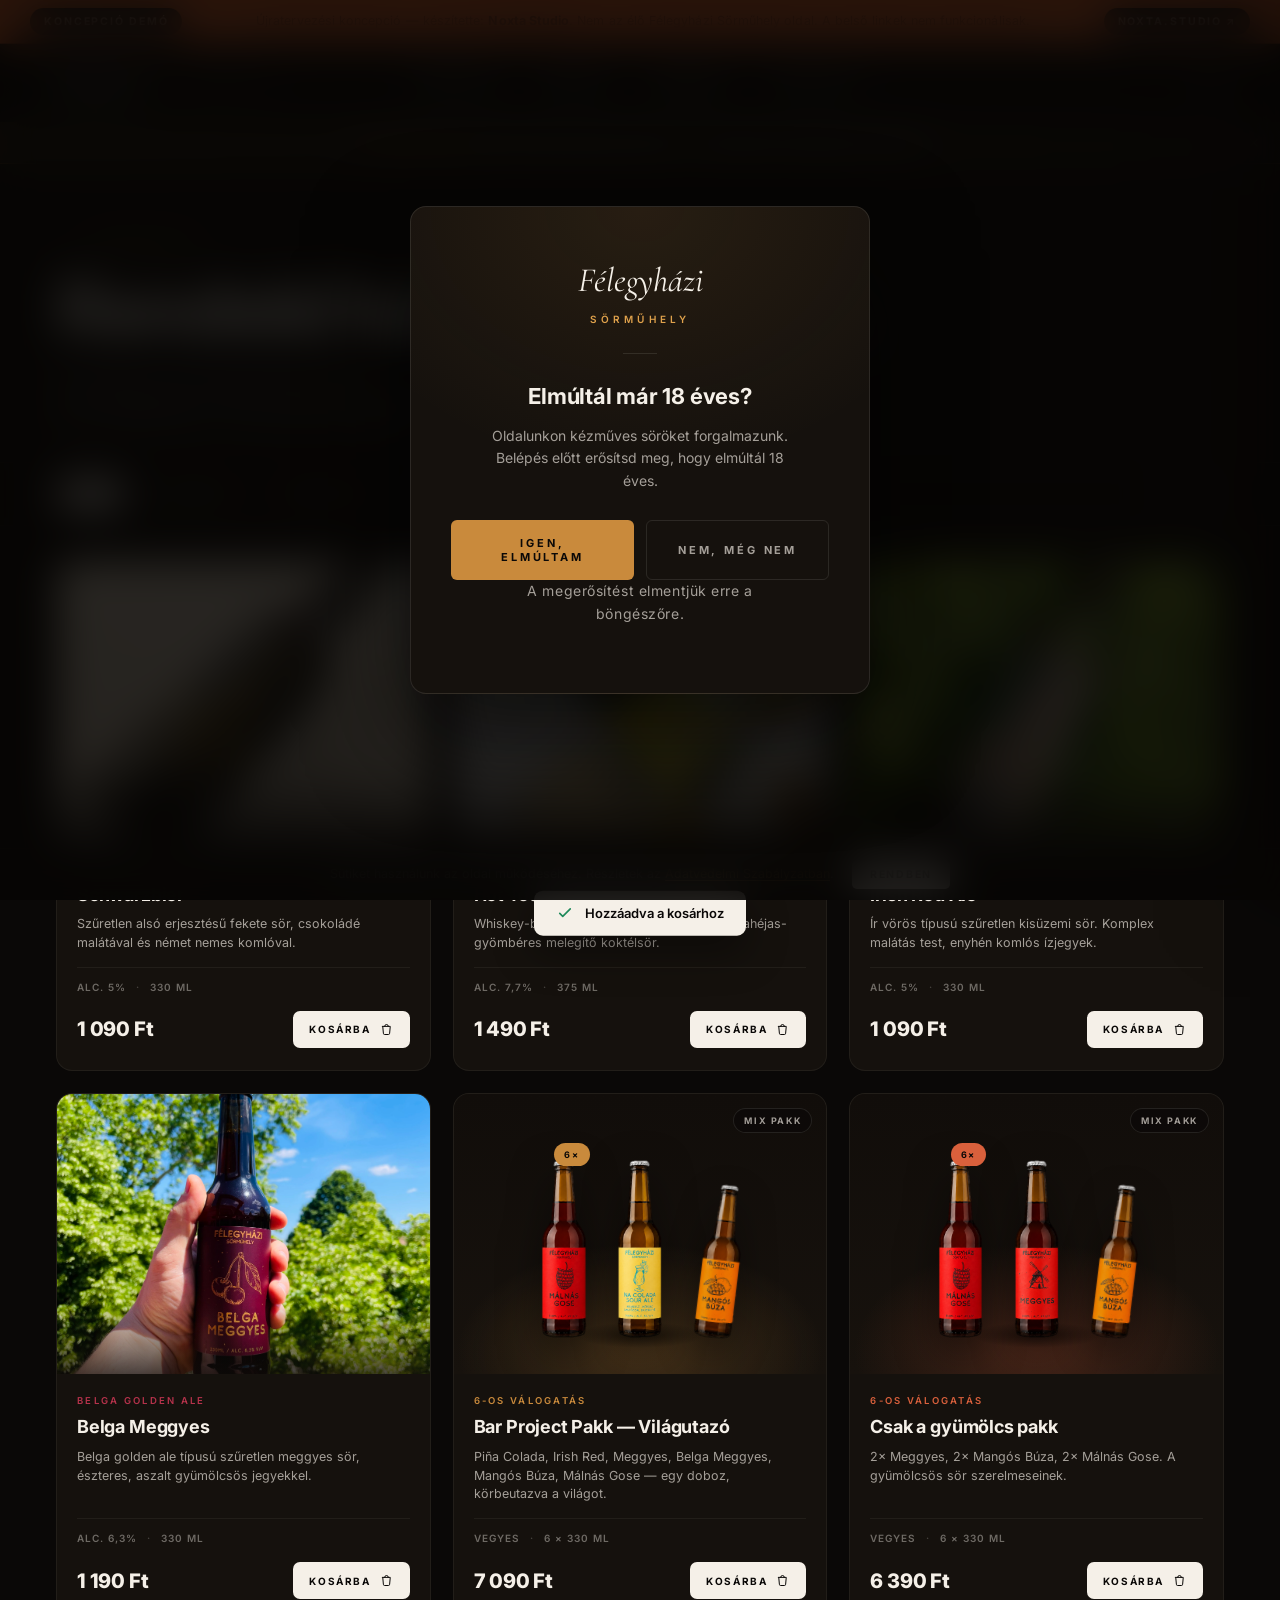
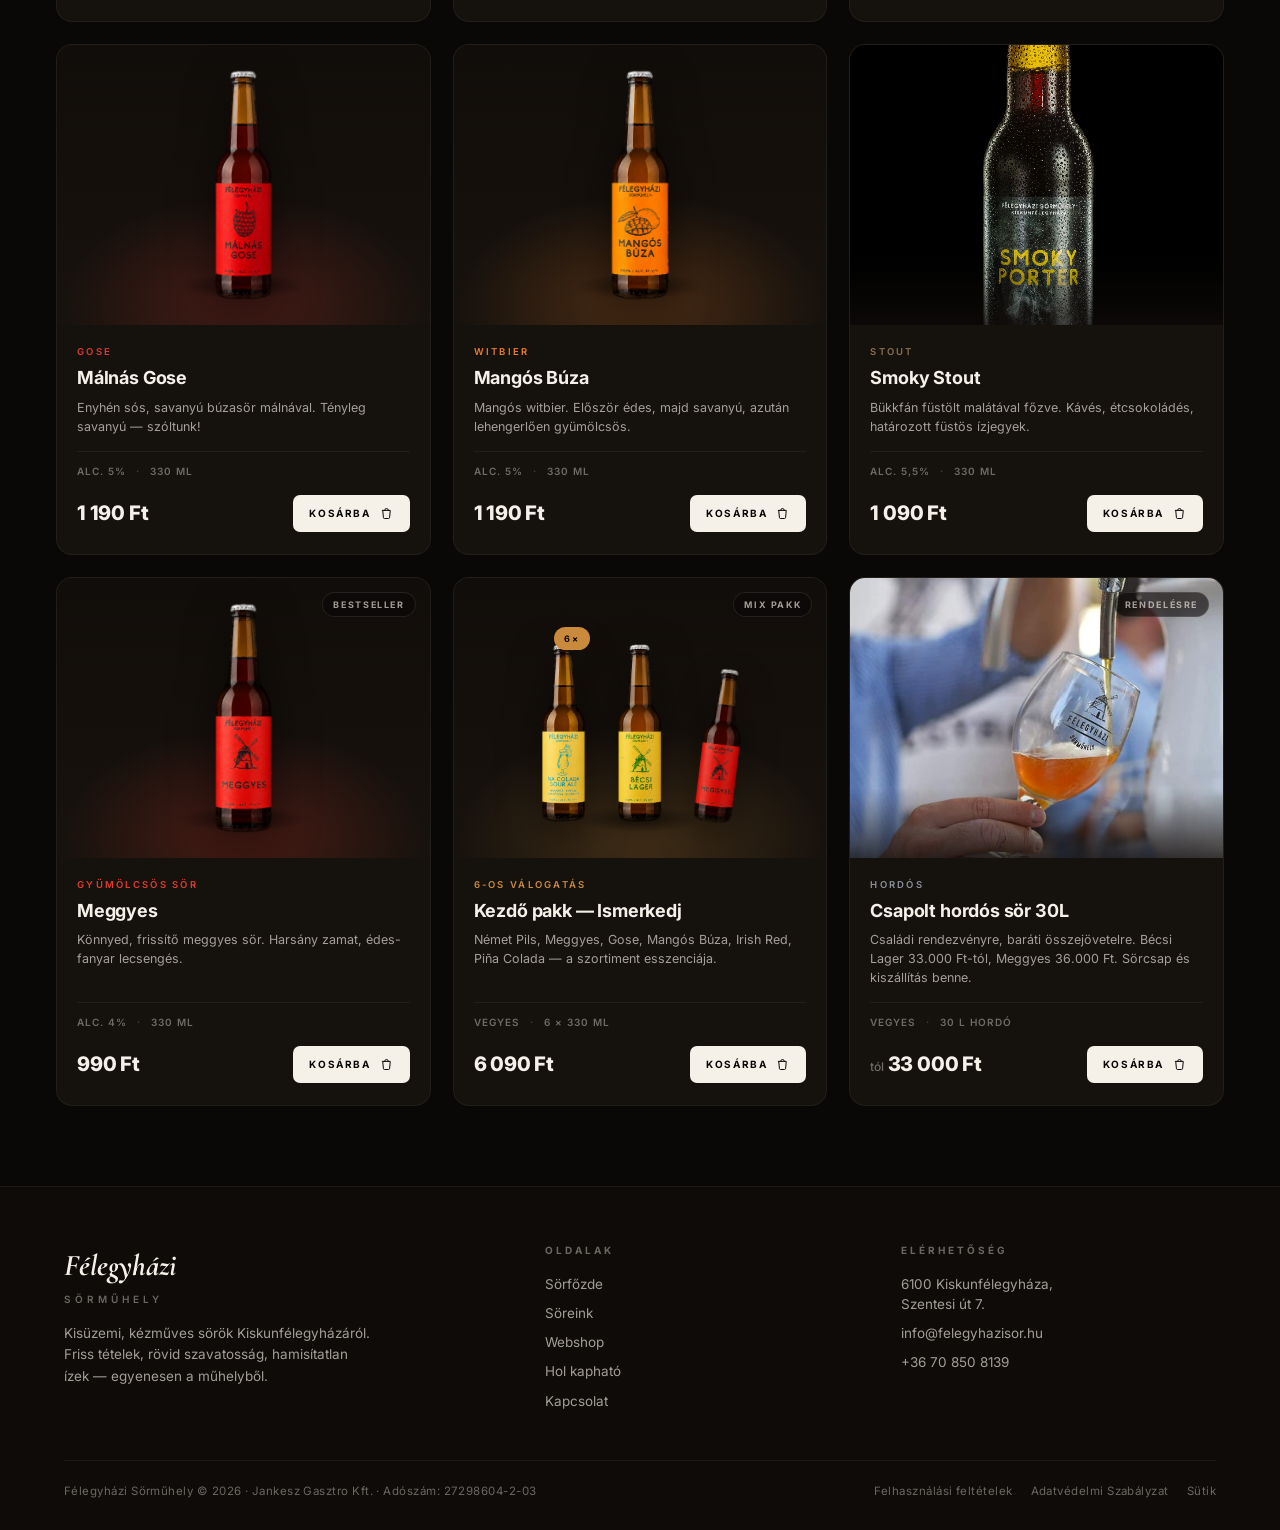
<file: webshop.html>
<!doctype html>
<html lang="hu">
<head>
<meta charset="utf-8">
<meta name="viewport" content="width=device-width, initial-scale=1">
<title>Webshop — Félegyházi Sörműhely</title>
<meta name="description" content="Rendeld házhoz a Félegyházi Sörműhely kézműves söreit — klasszikusok, gyümölcsös sörök, erős tételek, mix pakkok és csapolt hordó.">
<link rel="preconnect" href="https://fonts.googleapis.com">
<link rel="preconnect" href="https://fonts.gstatic.com" crossorigin>
<link href="https://fonts.googleapis.com/css2?family=Cormorant+Garamond:ital,wght@1,500&family=Inter:wght@300;400;500;600;700;800;900&display=swap" rel="stylesheet">
<link rel="stylesheet" href="css/base.css">
<link rel="stylesheet" href="css/webshop.css">
</head>
<body class="shop">

<!-- ═══ CONCEPT DEMO BANNER ═══════════════════════════════════════════ -->
<div class="demo-banner" role="note" aria-label="Koncepció demó">
  <a class="demo-banner__chip" href="https://noxta.studio" target="_blank" rel="noopener">Koncepció demó</a>
  <p class="demo-banner__copy">Újratervezési koncepció — készítette: <strong>Noxta Studio</strong>. Nem az élő Félegyházi Sörműhely oldal. A belső linkek nem funkcionálisak.</p>
  <a class="demo-banner__cta" href="https://noxta.studio" target="_blank" rel="noopener">noxta.studio ↗</a>
</div>

<!-- ═══ AGE GATE ═══════════════════════════════════════════════════════ -->
<div class="agegate" id="agegate" role="dialog" aria-modal="true" aria-label="Korhatár-ellenőrzés">
  <div class="agegate-card">
    <div class="agegate-mark">Félegyházi<span>Sörműhely</span></div>
    <div class="agegate-rule"></div>
    <h2>Elmúltál már 18 éves?</h2>
    <p>Oldalunkon kézműves söröket forgalmazunk. Belépés előtt erősítsd meg, hogy elmúltál 18 éves.</p>
    <div class="agegate-actions">
      <button class="btn btn-accent" data-gate="yes">Igen, elmúltam</button>
      <button class="btn agegate-deny" data-gate="no">Nem, még nem</button>
    </div>
    <p class="agegate-note">A megerősítést elmentjük erre a böngészőre.</p>
  </div>
</div>

<!-- ═══ NAV ════════════════════════════════════════════════════════════ -->
<header class="nav scrolled">
  <a class="brand" href="index.html" aria-label="Félegyházi Sörműhely — kezdőlap">
    <b>Félegyházi</b><span>Sörműhely</span>
  </a>
  <nav class="menu" aria-label="Fő menü">
    <a href="index.html">Sörfőzde</a>
    <a href="soreink.html">Söreink</a>
    <a href="webshop.html" class="active" aria-current="page">Webshop</a>
    <a href="index.html#kapcsolat">Kapcsolat</a>
  </nav>
  <div class="nav-right">
    <button class="icon-btn" data-cart-open aria-label="Kosár megnyitása">
      <svg viewBox="0 0 24 24"><path d="M6 7h12l-1 11a2 2 0 0 1-2 2H9a2 2 0 0 1-2-2L6 7z M9 7a3 3 0 0 1 6 0" stroke="currentColor" stroke-width="1.5" fill="none" stroke-linecap="round" stroke-linejoin="round"/></svg>
      <span class="cart-badge" style="display:none">0</span>
    </button>
    <button class="nav-burger" aria-label="Menü" aria-expanded="false">
      <svg viewBox="0 0 24 24" width="20" height="20"><path d="M4 7h16M4 12h16M4 17h16" stroke="currentColor" stroke-width="1.6" stroke-linecap="round"/></svg>
    </button>
  </div>
</header>

<!-- ═══ PROMO BANNER ═══════════════════════════════════════════════════ -->
<div class="promo" id="promo">
  <span><strong>5% kedvezmény</strong> 16.000 Ft feletti vásárlás esetén — a kosárban automatikusan jóváírjuk.</span>
  <button class="promo-close" aria-label="Bezárás">&times;</button>
</div>

<!-- ═══ SHOP HEADER ════════════════════════════════════════════════════ -->
<div class="shop-head">
  <span class="kicker">Webáruház</span>
  <h1>Rendeld házhoz a <em>műhelyt.</em></h1>
  <p>Friss tételek, rövid szavatossággal, egyenesen Kiskunfélegyházáról. Válassz a klasszikusok, a gyümölcsös sörök és a mix pakkok közül — Élet, (s)öröm, Félegyháza!</p>
</div>

<!-- ═══ FILTER BAR ═════════════════════════════════════════════════════ -->
<div class="filterbar">
  <div class="filterbar-inner">
    <div class="filters" id="filters"></div>
    <div class="result-count" id="resultCount"></div>
  </div>
</div>

<!-- ═══ PRODUCT GRID ═══════════════════════════════════════════════════ -->
<main class="grid" id="grid" aria-label="Termékek"></main>

<!-- ═══ FOOTER ═════════════════════════════════════════════════════════ -->
<footer class="footer">
  <div class="footer-grid">
    <div class="footer-brand">
      <b>Félegyházi</b><span>Sörműhely</span>
      <p>Kisüzemi, kézműves sörök Kiskunfélegyházáról. Friss tételek, rövid szavatosság, hamisítatlan ízek — egyenesen a műhelyből.</p>
    </div>
    <div class="footer-col">
      <h4>Oldalak</h4>
      <a href="index.html">Sörfőzde</a>
      <a href="soreink.html">Söreink</a>
      <a href="webshop.html">Webshop</a>
      <a href="index.html#hol">Hol kapható</a>
      <a href="index.html#kapcsolat">Kapcsolat</a>
    </div>
    <div class="footer-col">
      <h4>Elérhetőség</h4>
      <p>6100 Kiskunfélegyháza,<br>Szentesi út 7.</p>
      <a href="mailto:info@felegyhazisor.hu">info@felegyhazisor.hu</a>
      <a href="tel:+36708508139">+36 70 850 8139</a>
    </div>
  </div>
  <div class="footer-bottom">
    <span>Félegyházi Sörműhely © <span class="year">2026</span> &middot; Jankesz Gasztro Kft. &middot; Adószám: 27298604-2-03</span>
    <span class="legal">
      <a href="felhasznalasi-feltetelek.html">Felhasználási feltételek</a>
      <a href="adatvedelmi-szabalyzat.html">Adatvédelmi Szabályzat</a>
      <a href="adatvedelmi-szabalyzat.html#sutik">Sütik</a>
    </span>
  </div>
</footer>

<!-- ═══ CART DRAWER ════════════════════════════════════════════════════ -->
<div class="drawer-overlay" id="drawerOverlay"></div>
<aside class="drawer" id="drawer" aria-label="Kosár">
  <div class="drawer-head">
    <div>
      <h2>Kosár</h2>
      <div class="count" id="drawerCount">Üres</div>
    </div>
    <button class="drawer-close" id="drawerClose" aria-label="Bezárás">
      <svg viewBox="0 0 24 24" width="18" height="18"><path d="M6 6l12 12M18 6L6 18" stroke="currentColor" stroke-width="1.6" stroke-linecap="round"/></svg>
    </button>
  </div>
  <div class="drawer-body" id="drawerBody"></div>
  <div class="drawer-foot" id="drawerFoot"></div>
</aside>

<!-- ═══ TOAST ══════════════════════════════════════════════════════════ -->
<div class="toast" id="toast">
  <svg viewBox="0 0 24 24" fill="none"><path d="M5 13l4 4L19 7" stroke="currentColor" stroke-width="2.2" stroke-linecap="round" stroke-linejoin="round"/></svg>
  <span>Hozzáadva a kosárhoz</span>
</div>

<!-- ═══ COOKIE STRIP ═══════════════════════════════════════════════════ -->
<div class="cookie" id="cookie">
  <span>Sütiket használunk az oldal működéséhez. Részletek az <a href="adatvedelmi-szabalyzat.html#sutik">Adatvédelmi Szabályzatban</a>.</span>
  <button>Rendben</button>
</div>

<script src="js/site.js"></script>
<script src="js/webshop.js"></script>
</body>
</html>
</file>
<file: css/base.css>
/* ═══════════════════════════════════════════════════════════════════════
   Félegyházi Sörműhely — shared design system
   Dark editorial · vintage apothecary cabinet · per-beer accents
   ═══════════════════════════════════════════════════════════════════════ */

:root {
  /* Warm near-black palette */
  --bg:         #0A0807;
  --bg-2:       #0E0B09;
  --bg-card:    #15110D;
  --bg-raise:   #1B1611;

  --ink:        #F5F0E8;
  --ink-soft:   rgba(245, 240, 232, 0.64);
  --ink-faint:  rgba(245, 240, 232, 0.40);
  --ink-dim:    rgba(245, 240, 232, 0.22);

  --border:      rgba(245, 240, 232, 0.10);
  --border-soft: rgba(245, 240, 232, 0.055);
  --border-warm: rgba(201, 138, 60, 0.30);

  /* Brass — the site-wide accent for non-beer chrome */
  --brass:      #C98A3C;
  --brass-2:    #E0A24C;
  --brass-soft: rgba(201, 138, 60, 0.16);

  /* Live accent, overridden per-beer by JS in the Söreink stage */
  --accent:      #C98A3C;
  --accent-soft: rgba(201, 138, 60, 0.45);

  --serif: 'Cormorant Garamond', Georgia, 'Times New Roman', serif;
  --sans:  'Inter', system-ui, -apple-system, sans-serif;

  --nav-h: 78px;
  --banner-h: 44px;          /* Noxta concept-demo banner */
  --noxta-orange: #FF6B2C;
  --ease:  cubic-bezier(0.25, 1, 0.5, 1);
  --maxw:  1320px;
}

* { box-sizing: border-box; margin: 0; padding: 0; }

html { -webkit-text-size-adjust: 100%; }

body {
  background: var(--bg);
  color: var(--ink);
  font-family: var(--sans);
  font-weight: 400;
  font-size: 16px;
  line-height: 1.5;
  padding-top: var(--banner-h);   /* clear the fixed concept-demo banner */
  -webkit-font-smoothing: antialiased;
  text-rendering: optimizeLegibility;
}

img { display: block; max-width: 100%; }
a { color: inherit; text-decoration: none; }
button { font-family: inherit; cursor: pointer; }

::selection { background: var(--brass); color: #0A0807; }

:focus-visible {
  outline: 2px solid var(--brass-2);
  outline-offset: 3px;
  border-radius: 2px;
}

/* Film-grain / paper noise — a faint fixed texture over everything */
body::after {
  content: "";
  position: fixed;
  inset: 0;
  z-index: 1;
  pointer-events: none;
  opacity: 0.035;
  mix-blend-mode: overlay;
  background-image: url("data:image/svg+xml,%3Csvg xmlns='http://www.w3.org/2000/svg' width='160' height='160'%3E%3Cfilter id='n'%3E%3CfeTurbulence type='fractalNoise' baseFrequency='0.9' numOctaves='3' stitchTiles='stitch'/%3E%3C/filter%3E%3Crect width='100%25' height='100%25' filter='url(%23n)'/%3E%3C/svg%3E");
}

/* ─── Type helpers ──────────────────────────────────────────────────────── */

.kicker {
  display: inline-flex;
  align-items: center;
  gap: 11px;
  font-size: 11px;
  font-weight: 600;
  letter-spacing: 0.36em;
  text-transform: uppercase;
  color: var(--accent);
}
.kicker::before {
  content: "";
  width: 26px;
  height: 1px;
  background: var(--accent);
  opacity: 0.7;
}
.kicker.center::after {
  content: "";
  width: 26px;
  height: 1px;
  background: var(--accent);
  opacity: 0.7;
}

.star {
  width: 13px; height: 13px;
  flex-shrink: 0;
  color: var(--accent);
}

.pill {
  display: inline-flex;
  align-items: center;
  gap: 7px;
  padding: 6px 13px 6px 10px;
  border: 1px solid var(--accent);
  color: var(--accent);
  border-radius: 999px;
  font-size: 10px;
  letter-spacing: 0.3em;
  text-transform: uppercase;
  font-weight: 600;
  transition: color 0.5s var(--ease), border-color 0.5s var(--ease);
}

.serif-i { font-family: var(--serif); font-style: italic; font-weight: 500; }

/* ─── Buttons ───────────────────────────────────────────────────────────── */

.btn {
  display: inline-flex;
  align-items: center;
  justify-content: center;
  gap: 11px;
  padding: 15px 26px;
  font-size: 11px;
  font-weight: 700;
  letter-spacing: 0.26em;
  text-transform: uppercase;
  border-radius: 6px;
  border: 1px solid transparent;
  transition: transform 0.25s var(--ease), background 0.3s var(--ease),
              border-color 0.3s var(--ease), color 0.3s var(--ease);
}
.btn svg { width: 16px; height: 16px; }
.btn-accent {
  background: var(--accent);
  color: #0A0807;
}
.btn-accent:hover { transform: translateY(-2px); filter: brightness(1.08); }
.btn-ghost {
  background: transparent;
  border-color: var(--border);
  color: var(--ink);
}
.btn-ghost:hover { border-color: var(--accent); color: var(--accent); }
.btn .arrow-ico { transition: transform 0.3s var(--ease); }
.btn:hover .arrow-ico { transform: translateX(4px); }

/* ─── Top navigation ────────────────────────────────────────────────────── */

.nav {
  position: fixed;
  top: var(--banner-h); left: 0; right: 0;
  z-index: 200;
  display: grid;
  grid-template-columns: 1fr auto 1fr;
  align-items: center;
  gap: 24px;
  height: var(--nav-h);
  padding: 0 clamp(20px, 4vw, 48px);
  transition: background 0.4s var(--ease), border-color 0.4s var(--ease), backdrop-filter 0.4s;
  border-bottom: 1px solid transparent;
}
/* Grounding scrim — keeps the nav readable over any hero photo before it turns solid */
.nav::before {
  content: "";
  position: absolute;
  inset: 0;
  z-index: -1;
  pointer-events: none;
  background: linear-gradient(to bottom,
    rgba(8, 6, 5, 0.98) 0%,
    rgba(8, 6, 5, 0.92) 70%,
    rgba(8, 6, 5, 0.55) 92%,
    rgba(8, 6, 5, 0) 100%);
  opacity: 1;
  transition: opacity 0.4s var(--ease);
}
.nav.scrolled {
  background: rgba(10, 8, 7, 0.72);
  backdrop-filter: blur(16px) saturate(1.2);
  -webkit-backdrop-filter: blur(16px) saturate(1.2);
  border-bottom-color: var(--border-soft);
}
.nav.scrolled::before { opacity: 0; }

.brand {
  display: inline-flex;
  align-items: center;
  gap: 14px;
  justify-self: start;
}
.brand b {
  font-family: var(--serif);
  font-style: italic;
  font-weight: 500;
  font-size: 27px;
  line-height: 1;
  letter-spacing: 0.01em;
  color: var(--ink);
  padding-right: 6px;
}
.brand span {
  position: relative;
  font-size: 10px;
  font-weight: 600;
  letter-spacing: 0.4em;
  text-transform: uppercase;
  color: var(--ink-soft);
  padding-left: 15px;
  text-shadow: 0 1px 8px rgba(0,0,0,0.55);
}
.brand span::before {
  content: "";
  position: absolute;
  left: 0; top: 50%;
  transform: translateY(-50%);
  width: 1px; height: 18px;
  background: rgba(245, 240, 232, 0.22);
}

.menu {
  display: flex;
  gap: clamp(20px, 3vw, 42px);
  justify-content: center;
}
.menu a {
  position: relative;
  font-size: 11.5px;
  font-weight: 600;
  letter-spacing: 0.22em;
  text-transform: uppercase;
  color: var(--ink);
  padding: 8px 2px;
  transition: color 0.25s var(--ease);
  text-shadow: 0 1px 8px rgba(0,0,0,0.55);
}
.menu a:hover, .menu a.active { color: var(--ink); }
.menu a.active::after,
.menu a[aria-current="page"]::after {
  content: "";
  position: absolute;
  left: 0; right: 0; bottom: 0;
  margin: auto;
  width: 16px; height: 2px;
  background: var(--brass);
  border-radius: 1px;
}

.nav-right {
  display: flex;
  align-items: center;
  gap: 12px;
  justify-self: end;
  grid-column: 3;   /* keep anchored to the far-right column on every viewport */
}
.icon-btn {
  position: relative;
  width: 40px; height: 40px;
  display: flex; align-items: center; justify-content: center;
  background: none;
  border: 1px solid var(--border);
  border-radius: 50%;
  color: var(--ink);
  transition: border-color 0.25s, background 0.25s, color 0.25s;
}
.icon-btn svg { width: 19px; height: 19px; }
.icon-btn:hover { border-color: var(--brass); color: var(--brass-2); background: var(--brass-soft); }
.cart-badge {
  position: absolute;
  top: -3px; right: -3px;
  min-width: 18px; height: 18px;
  padding: 0 4px;
  display: flex; align-items: center; justify-content: center;
  background: var(--brass);
  color: #0A0807;
  font-size: 10px; font-weight: 800;
  border-radius: 50%;
  border: 2px solid var(--bg);
}
.lang {
  background: none;
  border: 1px solid var(--border);
  color: var(--ink-soft);
  padding: 9px 12px;
  border-radius: 7px;
  font-size: 11px;
  font-weight: 600;
  letter-spacing: 0.14em;
  transition: color 0.25s, border-color 0.25s;
}
.lang:hover { color: var(--ink); border-color: var(--brass); }

.nav-burger { display: none; }

/* ─── Footer ────────────────────────────────────────────────────────────── */

.footer {
  background: var(--bg-2);
  border-top: 1px solid var(--border-soft);
  padding: 56px clamp(20px, 5vw, 64px) 30px;
}
.footer-grid {
  max-width: var(--maxw);
  margin: 0 auto;
  display: grid;
  grid-template-columns: 1.4fr 1fr 1fr;
  gap: 40px;
  align-items: start;
}
.footer-brand b {
  font-family: var(--serif);
  font-style: italic;
  font-size: 30px;
  color: var(--ink);
}
.footer-brand span {
  display: block;
  font-size: 10px; font-weight: 600;
  letter-spacing: 0.4em;
  text-transform: uppercase;
  color: var(--ink-faint);
  margin-top: 4px;
}
.footer-brand p {
  margin-top: 16px;
  max-width: 34ch;
  font-size: 13.5px;
  line-height: 1.6;
  color: var(--ink-soft);
}
.footer-col h4 {
  font-size: 10px; font-weight: 700;
  letter-spacing: 0.3em;
  text-transform: uppercase;
  color: var(--ink-faint);
  margin-bottom: 16px;
}
.footer-col a, .footer-col p {
  display: block;
  font-size: 13.5px;
  color: var(--ink-soft);
  margin-bottom: 9px;
  transition: color 0.2s;
}
.footer-col a:hover { color: var(--brass-2); }
.footer-bottom {
  max-width: var(--maxw);
  margin: 40px auto 0;
  padding-top: 22px;
  border-top: 1px solid var(--border-soft);
  display: flex;
  flex-wrap: wrap;
  gap: 8px 22px;
  align-items: center;
  justify-content: space-between;
  font-size: 11.5px;
  color: var(--ink-faint);
  letter-spacing: 0.04em;
}
.footer-bottom .legal { display: flex; gap: 18px; flex-wrap: wrap; }
.footer-bottom .legal a:hover { color: var(--ink-soft); }

/* ─── Concept-demo banner (Noxta Studio) ───────────────────────────────── */

.demo-banner {
  position: fixed;
  top: 0; left: 0; right: 0;
  height: var(--banner-h);
  z-index: 250;
  display: flex;
  align-items: center;
  gap: 14px;
  padding: 0 clamp(14px, 3vw, 30px);
  background: var(--noxta-orange);
  border-bottom: 1px solid rgba(10, 8, 7, 0.35);
  font-family: var(--sans);
  font-size: 12.5px;
  letter-spacing: 0.005em;
  color: rgba(10, 8, 7, 0.88);
}
.demo-banner__chip,
.demo-banner__cta {
  display: inline-flex;
  align-items: center;
  gap: 4px;
  padding: 6px 14px;
  background: #0A0807;
  color: #fff;
  font-size: 10.5px;
  font-weight: 700;
  letter-spacing: 0.18em;
  text-transform: uppercase;
  text-decoration: none;
  border-radius: 999px;
  white-space: nowrap;
  transition: filter 0.2s, transform 0.2s, background 0.2s;
}
.demo-banner__chip:hover,
.demo-banner__cta:hover { background: #1a1410; transform: translateY(-1px); }
.demo-banner__copy {
  flex: 1;
  margin: 0;
  text-align: center;
  color: rgba(10, 8, 7, 0.78);
}
.demo-banner__copy strong { color: #0A0807; font-weight: 700; }

@media (max-width: 820px) {
  .demo-banner__copy { display: none; }
  .demo-banner { justify-content: space-between; }
}
@media (max-width: 420px) {
  .demo-banner { padding: 0 10px; gap: 8px; }
  .demo-banner__chip,
  .demo-banner__cta { padding: 5px 11px; font-size: 9.5px; letter-spacing: 0.12em; }
}

/* ─── Cookie strip ──────────────────────────────────────────────────────── */

.cookie {
  position: fixed;
  bottom: 0; left: 0; right: 0;
  z-index: 180;
  display: flex;
  align-items: center;
  justify-content: center;
  gap: 18px;
  flex-wrap: wrap;
  padding: 11px 20px;
  background: rgba(14, 11, 9, 0.92);
  backdrop-filter: blur(12px);
  -webkit-backdrop-filter: blur(12px);
  border-top: 1px solid var(--border-soft);
  font-size: 12.5px;
  color: var(--ink-soft);
  transform: translateY(120%);
  transition: transform 0.5s var(--ease);
}
.cookie.show { transform: translateY(0); }
.cookie a { color: var(--brass-2); text-decoration: underline; text-underline-offset: 2px; }
.cookie button {
  background: var(--ink);
  color: #0A0807;
  border: none;
  padding: 8px 18px;
  border-radius: 5px;
  font-size: 10.5px; font-weight: 700;
  letter-spacing: 0.16em;
  text-transform: uppercase;
}

/* ─── Age gate ──────────────────────────────────────────────────────────── */

.agegate {
  position: fixed;
  inset: 0;
  z-index: 1000;
  display: flex;
  align-items: center;
  justify-content: center;
  padding: 24px;
  background: rgba(6, 5, 4, 0.86);
  backdrop-filter: blur(20px) saturate(0.9);
  -webkit-backdrop-filter: blur(20px) saturate(0.9);
  opacity: 1;
  transition: opacity 0.5s var(--ease);
}
.agegate.hide { opacity: 0; pointer-events: none; }
.agegate-card {
  position: relative;
  max-width: 460px;
  width: 100%;
  background:
    radial-gradient(120% 90% at 50% 0%, rgba(201,138,60,0.10), transparent 60%),
    var(--bg-card);
  border: 1px solid var(--border);
  border-radius: 16px;
  padding: 48px 40px 40px;
  text-align: center;
  box-shadow: 0 40px 100px rgba(0,0,0,0.6);
}
.agegate-mark {
  font-family: var(--serif);
  font-style: italic;
  font-size: 34px;
  color: var(--ink);
}
.agegate-mark span {
  display: block;
  font-family: var(--sans);
  font-style: normal;
  font-size: 10px; font-weight: 600;
  letter-spacing: 0.42em;
  text-transform: uppercase;
  color: var(--brass-2);
  margin-top: 6px;
}
.agegate-rule {
  width: 34px; height: 1px;
  background: var(--border);
  margin: 26px auto;
}
.agegate h2 {
  font-size: 22px;
  font-weight: 700;
  letter-spacing: -0.01em;
  margin-bottom: 12px;
}
.agegate p {
  font-size: 14px;
  line-height: 1.6;
  color: var(--ink-soft);
  max-width: 34ch;
  margin: 0 auto 28px;
}
.agegate-actions { display: flex; gap: 12px; }
.agegate-actions .btn { flex: 1; }
.agegate-deny {
  background: transparent;
  border: 1px solid var(--border);
  color: var(--ink-soft);
}
.agegate-deny:hover { border-color: var(--ink-faint); color: var(--ink); }
.agegate-note {
  margin-top: 22px;
  font-size: 11px;
  color: var(--ink-faint);
  letter-spacing: 0.04em;
}
.agegate-denied {
  font-size: 15px;
  color: var(--ink-soft);
  line-height: 1.6;
}

@media (max-width: 920px) {
  /* Menu becomes a slide-down panel anchored under the nav. */
  .menu {
    position: fixed;
    top: var(--nav-h);
    left: 0; right: 0;
    flex-direction: column;
    gap: 0;
    padding: 10px 22px 22px;
    background: var(--bg);
    border-bottom: 1px solid var(--border);
    box-shadow: 0 18px 36px rgba(0,0,0,0.4);
    z-index: 70;
    transform: translateY(-12px);
    opacity: 0;
    visibility: hidden;
    pointer-events: none;
    transition: opacity 0.24s var(--ease), transform 0.24s var(--ease), visibility 0s linear 0.24s;
  }
  .menu.open {
    transform: translateY(0);
    opacity: 1;
    visibility: visible;
    pointer-events: auto;
    transition: opacity 0.24s var(--ease), transform 0.24s var(--ease), visibility 0s linear 0s;
  }
  .menu a {
    padding: 16px 4px;
    border-bottom: 1px solid var(--border-soft);
    font-size: 15px;
    letter-spacing: 0.04em;
  }
  .menu a:last-child { border-bottom: 0; }
  .menu a.active::after,
  .menu a[aria-current="page"]::after { display: none; }

  .nav-burger {
    display: flex; align-items: center; justify-content: center;
    width: 40px; height: 40px;
    background: none; border: 1px solid var(--border);
    border-radius: 50%; color: var(--ink);
    transition: background 0.2s var(--ease), border-color 0.2s var(--ease);
  }
  .nav-burger[aria-expanded="true"] {
    background: var(--brass-soft);
    border-color: var(--brass);
    color: var(--brass-2);
  }

  /* Compact footer */
  .footer { padding: 40px clamp(18px, 5vw, 40px) 24px; }
  .footer-grid { grid-template-columns: 1fr 1fr; gap: 26px 22px; }
  .footer-brand { grid-column: 1 / -1; }
  .footer-brand p { max-width: none; margin-top: 12px; }
}
@media (max-width: 560px) {
  /* Keep Oldalak + Elérhetőség side-by-side so the footer doesn't get tall. */
  .footer { padding: 36px 18px 20px; }
  .footer-grid { grid-template-columns: 1fr 1fr; gap: 22px 18px; }
  .footer-brand { grid-column: 1 / -1; }
  .footer-brand b { font-size: 24px; }
  .footer-brand span { font-size: 9px; letter-spacing: 0.32em; }
  .footer-brand p { font-size: 12.5px; line-height: 1.55; margin-top: 10px; }
  .footer-col h4 { font-size: 9.5px; letter-spacing: 0.26em; margin-bottom: 12px; }
  .footer-col a, .footer-col p { font-size: 12.5px; margin-bottom: 7px; }
  .footer-bottom {
    margin-top: 24px;
    padding-top: 16px;
    flex-direction: column;
    align-items: flex-start;
    gap: 8px;
    font-size: 10.5px;
  }
  .footer-bottom .legal { gap: 10px 14px; }

  .agegate-actions { flex-direction: column; }
}

@media (prefers-reduced-motion: reduce) {
  * { scroll-behavior: auto !important; }
}
</file>
<file: css/index.css>
/* ═══════════════════════════════════════════════════════════════════════
   index.html — front page · 7 scroll-snap sections
   ═══════════════════════════════════════════════════════════════════════ */

html.snap {
  scroll-snap-type: y mandatory;
  scroll-behavior: smooth;
}
.snap-main { position: relative; z-index: 2; }

.section {
  position: relative;
  min-height: 100vh;
  min-height: 100svh;
  scroll-snap-align: start;
  scroll-snap-stop: always;
  display: flex;
  flex-direction: column;
  overflow: hidden;
}
.section-inner {
  flex: 1;
  width: 100%;
  max-width: var(--maxw);
  margin: 0 auto;
  padding: calc(var(--nav-h) + 28px) clamp(20px, 5vw, 56px) 56px;
  display: flex;
  flex-direction: column;
  justify-content: center;
}

/* ─── Right-side section dots ───────────────────────────────────────────── */
.dots {
  position: fixed;
  right: 26px; top: 50%;
  transform: translateY(-50%);
  z-index: 150;
  display: flex;
  flex-direction: column;
  gap: 16px;
}
.dots button {
  position: relative;
  width: 9px; height: 9px;
  border-radius: 50%;
  border: 1px solid var(--ink-dim);
  background: transparent;
  transition: all 0.3s var(--ease);
}
.dots button::after {
  content: attr(data-label);
  position: absolute;
  right: 22px; top: 50%;
  transform: translateY(-50%) translateX(6px);
  white-space: nowrap;
  font-size: 9.5px; font-weight: 600;
  letter-spacing: 0.22em;
  text-transform: uppercase;
  color: var(--ink-soft);
  opacity: 0;
  pointer-events: none;
  transition: opacity 0.25s, transform 0.25s;
}
.dots button:hover::after { opacity: 1; transform: translateY(-50%) translateX(0); }
.dots button.active {
  border-color: var(--brass-2);
  background: var(--brass-2);
  box-shadow: 0 0 0 4px var(--brass-soft);
}

/* ═══ S1 · HERO ═════════════════════════════════════════════════════════ */
.hero { justify-content: stretch; }
.hero-bg {
  position: absolute;
  inset: 0;
  z-index: 0;
}
.hero-bg img {
  width: 100%; height: 100%;
  object-fit: cover;
  object-position: 50% 58%;
  filter: brightness(1.02) contrast(1.05) saturate(1.06);
  animation: kenburns 26s ease-in-out infinite alternate;
}
@keyframes kenburns {
  from { transform: scale(1.04); }
  to   { transform: scale(1.13); }
}
.hero-bg::after {
  content: "";
  position: absolute; inset: 0;
  background:
    radial-gradient(115% 95% at 50% 44%, rgba(8,6,5,0.10) 0%, rgba(8,6,5,0.42) 48%, rgba(8,6,5,0.72) 100%),
    linear-gradient(to bottom, rgba(8,6,5,0.62) 0%, rgba(8,6,5,0.20) 22%, rgba(8,6,5,0.30) 56%, rgba(8,6,5,0.92) 100%);
}
.hero-inner {
  position: relative;
  z-index: 2;
  flex: 1;
  display: flex;
  flex-direction: column;
  align-items: center;
  justify-content: center;
  text-align: center;
  padding: var(--nav-h) 24px 96px;
}
.hero .kicker { margin-bottom: 30px; color: var(--brass-2); }
.hero .kicker::before, .hero .kicker.center::after { background: var(--brass-2); }
.hero-mark {
  font-family: var(--serif);
  font-style: italic;
  font-weight: 500;
  font-size: clamp(56px, 10.5vw, 158px);
  line-height: 0.9;
  letter-spacing: -0.01em;
  color: var(--ink);
  text-shadow: 0 12px 60px rgba(0,0,0,0.5);
}
.hero-sub-mark {
  margin-top: 10px;
  font-size: clamp(13px, 2.2vw, 24px);
  font-weight: 600;
  letter-spacing: 0.6em;
  text-transform: uppercase;
  color: var(--ink);
  padding-left: 0.6em;
  text-shadow: 0 2px 14px rgba(0,0,0,0.7);
}
.hero-rule {
  width: 1px; height: 40px;
  background: linear-gradient(var(--brass-2), transparent);
  margin: 26px auto 22px;
}
.hero-tag {
  font-family: var(--serif);
  font-style: italic;
  font-size: clamp(24px, 3.4vw, 42px);
  line-height: 1.1;
  color: #F0B566;        /* brighter, warmer brass that pops on bright photos */
  letter-spacing: 0.005em;
  text-shadow:
    0 2px 4px rgba(0,0,0,0.85),
    0 0 18px rgba(0,0,0,0.5);
}
.hero-line {
  margin-top: 16px;
  font-size: clamp(12px, 1.5vw, 14px);
  font-weight: 600;
  letter-spacing: 0.26em;
  text-transform: uppercase;
  color: var(--ink);
  text-shadow: 0 1px 10px rgba(0,0,0,0.6);
}
/* Hero kicker — bright orange/cream on dark + photo backdrop. */
.hero .kicker {
  color: #F0B566;
  text-shadow:
    0 2px 4px rgba(0,0,0,0.85),
    0 0 14px rgba(0,0,0,0.5);
}
.hero .kicker::before,
.hero .kicker::after {
  background: #F0B566;
  box-shadow: 0 0 8px rgba(0,0,0,0.6);
}
.hero-cta { margin-top: 36px; }
.scroll-cue {
  position: absolute;
  left: 50%; bottom: 30px;
  transform: translateX(-50%);
  z-index: 3;
  display: flex;
  flex-direction: column;
  align-items: center;
  gap: 8px;
  font-size: 10px;
  font-weight: 600;
  letter-spacing: 0.3em;
  text-transform: uppercase;
  color: var(--ink-faint);
}
.scroll-cue .line {
  width: 1px; height: 34px;
  background: var(--ink-dim);
  overflow: hidden;
  position: relative;
}
.scroll-cue .line::after {
  content: "";
  position: absolute;
  top: -50%; left: 0;
  width: 100%; height: 50%;
  background: var(--brass-2);
  animation: cue 2s var(--ease) infinite;
}
@keyframes cue { 0%{transform:translateY(0)} 100%{transform:translateY(300%)} }

/* ═══ Section heads (shared) ════════════════════════════════════════════ */
.sec-head { margin-bottom: 38px; }
.sec-head.center { text-align: center; }
.sec-head.center .kicker { justify-content: center; }
.sec-head .kicker.center::after { display: inline-block; }
.sec-title {
  font-size: clamp(34px, 5vw, 62px);
  font-weight: 800;
  line-height: 1.0;
  letter-spacing: -0.025em;
  margin-top: 20px;
}
.sec-title em {
  font-family: var(--serif);
  font-style: italic;
  font-weight: 500;
  color: var(--brass-2);
  letter-spacing: 0;
}

/* ═══ S2 · SÖRFŐZDE ═════════════════════════════════════════════════════ */
.sorfozde .section-inner {
  display: grid;
  grid-template-columns: 0.92fr 1.08fr;
  gap: clamp(32px, 5vw, 72px);
  align-items: center;
}
.owner-figure {
  position: relative;
  border: 1px solid var(--border);
  border-radius: 14px;
  overflow: hidden;
  background: var(--bg-card);
}
.owner-figure img {
  width: 100%;
  aspect-ratio: 4 / 5;
  object-fit: cover;
  object-position: 50% 30%;
}
.owner-figure figcaption {
  position: absolute;
  left: 0; right: 0; bottom: 0;
  padding: 26px 24px 20px;
  background: linear-gradient(to top, rgba(8,6,5,0.92), transparent);
  display: flex;
  align-items: flex-end;
  justify-content: space-between;
  gap: 12px;
}
.owner-figure .cap-name { font-family: var(--serif); font-style: italic; font-size: 24px; }
.owner-figure .cap-role {
  font-size: 9.5px; font-weight: 600;
  letter-spacing: 0.26em; text-transform: uppercase;
  color: var(--brass-2);
}
.owner-figure .cap-year {
  font-size: 11px; font-weight: 700;
  letter-spacing: 0.2em;
  color: var(--ink-faint);
  font-variant-numeric: tabular-nums;
}
.letter h2 {
  font-family: var(--serif);
  font-style: italic;
  font-weight: 500;
  font-size: clamp(30px, 4vw, 50px);
  line-height: 1.05;
  margin: 18px 0 22px;
}
.letter p {
  font-size: clamp(14px, 1.15vw, 15.5px);
  line-height: 1.72;
  color: var(--ink-soft);
  margin-bottom: 15px;
  max-width: 56ch;
}
.letter .signoff {
  font-family: var(--serif);
  font-style: italic;
  font-size: 19px;
  color: var(--ink);
  margin: 20px 0 26px;
}
.team {
  display: grid;
  gap: 0;
  border-top: 1px solid var(--border);
  max-width: 520px;
}
.team li {
  list-style: none;
  display: flex;
  align-items: baseline;
  justify-content: space-between;
  gap: 16px;
  padding: 12px 0;
  border-bottom: 1px solid var(--border-soft);
}
.team .t-name { font-size: 14px; font-weight: 600; letter-spacing: 0.01em; }
.team .t-role { font-size: 11px; letter-spacing: 0.18em; text-transform: uppercase; color: var(--ink-faint); }

/* ═══ S3 · MIÉRT MI? ════════════════════════════════════════════════════ */
.miert { background:
  radial-gradient(80% 60% at 50% 0%, rgba(201,138,60,0.06), transparent 70%); }
.pillars {
  display: grid;
  grid-template-columns: 1fr 1fr;
  gap: clamp(20px, 2.6vw, 40px);
  margin-top: 6px;
}
.pillar {
  position: relative;
  display: flex;
  flex-direction: column;
  border: 1px solid var(--border);
  border-radius: 14px;
  overflow: hidden;
  background: var(--bg-card);
  transition: border-color 0.45s var(--ease), transform 0.45s var(--ease), box-shadow 0.45s var(--ease);
}
.pillar:hover {
  border-color: var(--border-warm);
  transform: translateY(-4px);
  box-shadow: 0 24px 50px -28px rgba(0,0,0,0.8);
}
.pillar-media {
  position: relative;
  height: clamp(180px, 25vh, 300px);
  overflow: hidden;
}
.pillar-media img {
  width: 100%; height: 100%;
  object-fit: cover;
  filter: brightness(0.82) saturate(1.04);
  transition: transform 0.9s var(--ease), filter 0.5s var(--ease);
}
.pillar:hover .pillar-media img { transform: scale(1.05); filter: brightness(0.9) saturate(1.08); }
.pillar:nth-child(2) .pillar-media img { object-position: 50% 40%; }
.pillar-media::after {
  content: "";
  position: absolute; inset: 0;
  background: linear-gradient(to bottom, rgba(8,6,5,0.10) 0%, rgba(8,6,5,0.18) 46%, rgba(21,17,13,0.97) 100%);
}
.pillar-num {
  position: absolute;
  left: clamp(18px, 2.2vw, 28px);
  bottom: clamp(6px, 1vw, 12px);
  z-index: 2;
  font-family: var(--serif);
  font-style: italic;
  font-weight: 500;
  font-size: clamp(54px, 6vw, 88px);
  line-height: 1;
  color: var(--brass-2);
  text-shadow: 0 10px 34px rgba(0,0,0,0.55);
}
.pillar-body {
  position: relative;
  flex: 1;
  display: flex;
  flex-direction: column;
  padding: clamp(20px, 2.2vw, 30px) clamp(20px, 2.4vw, 32px) clamp(24px, 2.8vw, 34px);
}
.pillar-tag {
  align-self: flex-start;
  display: inline-flex;
  align-items: center;
  gap: 9px;
  font-size: 10px;
  font-weight: 600;
  letter-spacing: 0.26em;
  text-transform: uppercase;
  color: var(--brass-2);
  margin-bottom: 14px;
}
.pillar-tag::before {
  content: "";
  width: 20px; height: 1px;
  background: var(--brass);
  opacity: 0.75;
}
.pillar h3 {
  font-size: clamp(22px, 2.4vw, 30px);
  font-weight: 700;
  letter-spacing: -0.012em;
  margin-bottom: 13px;
}
.pillar p {
  font-size: clamp(13.5px, 1.05vw, 15px);
  line-height: 1.66;
  color: var(--ink-soft);
}
.miert-foot {
  margin-top: clamp(22px, 3.4vh, 44px);
  padding-top: 22px;
  border-top: 1px solid var(--border-soft);
  display: flex;
  flex-wrap: wrap;
  gap: 14px 40px;
  align-items: center;
  font-size: 13px;
  color: var(--ink-faint);
}
.miert-foot .serif-i { font-size: 19px; color: var(--ink-soft); }

/* ═══ S4 · SÖREINK (carousel) ═══════════════════════════════════════════ */
.soreink { background: var(--bg); }
.beer-stage {
  position: relative;
  flex: 1;
  width: 100%;
  overflow: hidden;
  --accent: #C98A3C;
}
.stage-bg { position: absolute; inset: 0; z-index: 0; background: var(--bg); }
.stage-bg img {
  position: absolute; inset: 0;
  width: 100%; height: 100%;
  object-fit: cover;
  opacity: 0;
  transition: opacity 0.7s var(--ease);
}
.stage-bg img.active { opacity: 1; }
.stage-bg::after {
  content: "";
  position: absolute; inset: 0;
  background:
    linear-gradient(to right,
      rgba(8,6,5,0.92) 0%, rgba(8,6,5,0.66) 12%, rgba(8,6,5,0.05) 30%,
      rgba(8,6,5,0) 60%, rgba(8,6,5,0.20) 82%, rgba(8,6,5,0.78) 100%),
    linear-gradient(to bottom, rgba(8,6,5,0.55), transparent 22%, transparent 70%, rgba(8,6,5,0.85));
}

.stage-label {
  position: absolute;
  top: calc(var(--nav-h) + 4px);
  left: clamp(20px, 5vw, 56px);
  z-index: 30;
  display: flex; align-items: center; gap: 14px;
}
.stage-label .kicker { color: var(--accent); }
.stage-label .kicker::before { background: var(--accent); }

.bottles { position: absolute; inset: 0; z-index: 6; pointer-events: none; }
.bottle-img {
  position: absolute;
  top: 52%; left: 50%;
  height: 66vh;
  width: auto;
  transform: translate3d(-50%, -50%, 0) scale(0.2);
  opacity: 0;
  pointer-events: auto;
  cursor: pointer;
  will-change: transform, opacity;
  transition: transform 0.7s var(--ease), opacity 0.5s var(--ease);
  filter: drop-shadow(0 24px 36px rgba(0,0,0,0.6));
  backface-visibility: hidden;
}
.bottle-img.state-center { opacity: 1; transform: translate3d(-50%, -50%, 0) scale(1); z-index: 10; }
.bottle-img.state-left  { opacity: 0.85; transform: translate3d(calc(-50% - 50vw + 148px), calc(-50% + 5vh), 0) scale(0.40); z-index: 12; }
.bottle-img.state-right { opacity: 0.85; transform: translate3d(calc(-50% + 50vw - 148px), calc(-50% + 5vh), 0) scale(0.40); z-index: 12; }
.bottle-img.state-far-left  { opacity: 0; transform: translate3d(calc(-50% - 66vw), -50%, 0) scale(0.25); }
.bottle-img.state-far-right { opacity: 0; transform: translate3d(calc(-50% + 66vw), -50%, 0) scale(0.25); }

/* content panel left */
.beer-content {
  position: absolute;
  top: 50%; left: clamp(20px, 5vw, 56px);
  transform: translateY(-50%);
  z-index: 20;
  width: min(25vw, 320px);
  transition: opacity 0.4s var(--ease);
}
.beer-content::before {
  content: "";
  position: absolute; inset: -40px -40px -40px -60px;
  z-index: -1;
  background: linear-gradient(to right, rgba(8,6,5,0.86) 0%, rgba(8,6,5,0.66) 55%, rgba(8,6,5,0) 100%);
}
.beer-content .pill { margin-bottom: 18px; }
.beer-title {
  font-weight: 800;
  font-size: clamp(34px, 3.6vw, 56px);
  line-height: 0.92;
  letter-spacing: -0.03em;
  text-transform: uppercase;
  color: var(--accent);
  margin-bottom: 14px;
  transition: color 0.5s var(--ease);
}
.beer-subtitle {
  font-size: 11px; font-weight: 600;
  letter-spacing: 0.26em; text-transform: uppercase;
  color: var(--ink); margin-bottom: 16px;
}
.beer-desc {
  font-size: 14px; line-height: 1.62;
  color: var(--ink-soft); font-weight: 300;
  margin-bottom: 22px; max-width: 38ch;
}
.beer-spec { border-top: 1px solid var(--border); margin-bottom: 24px; }
.beer-spec > div {
  display: grid; grid-template-columns: 96px 1fr;
  align-items: baseline; padding: 9px 0;
  border-bottom: 1px solid var(--border-soft);
}
.beer-spec dt { font-size: 9.5px; letter-spacing: 0.26em; text-transform: uppercase; font-weight: 600; color: var(--ink-faint); }
.beer-spec dd { font-size: 13px; font-weight: 500; }
.beer-content .btn-accent { background: var(--accent); }

/* features right */
.beer-features {
  position: absolute;
  top: 50%; right: clamp(20px, 5vw, 56px);
  transform: translateY(-50%);
  z-index: 20;
  width: min(18vw, 248px);
  background: rgba(21,17,13,0.78);
  backdrop-filter: blur(8px);
  -webkit-backdrop-filter: blur(8px);
  border: 1px solid var(--border);
  border-radius: 16px;
  padding: 8px 16px;
  transition: opacity 0.4s var(--ease);
}
.feature {
  display: grid; grid-template-columns: 40px 1fr;
  gap: 13px; align-items: center;
  padding: 13px 0;
  border-bottom: 1px solid var(--border-soft);
}
.feature:last-child { border-bottom: none; }
.feature-icon {
  width: 40px; height: 40px;
  border-radius: 10px;
  border: 1px solid var(--border);
  color: var(--accent);
  display: flex; align-items: center; justify-content: center;
  transition: color 0.5s var(--ease), border-color 0.5s var(--ease);
}
.feature-icon svg { width: 21px; height: 21px; }
.feature-head { font-size: 11px; font-weight: 700; letter-spacing: 0.16em; text-transform: uppercase; margin-bottom: 3px; }
.feature-body { font-size: 11.5px; font-weight: 300; line-height: 1.4; color: var(--ink-soft); }

/* side cards */
.side-card {
  position: absolute;
  bottom: 116px;
  width: 210px;
  z-index: 4;
  background: rgba(21,17,13,0.7);
  backdrop-filter: blur(6px);
  -webkit-backdrop-filter: blur(6px);
  border: 1px solid var(--border-soft);
  border-radius: 13px;
  padding: 15px 17px;
  transition: opacity 0.4s var(--ease);
}
.side-card.left  { left: clamp(20px, 5vw, 56px); }
.side-card.right { right: clamp(20px, 5vw, 56px); }
.side-card .sc-name { font-size: 14px; font-weight: 800; letter-spacing: 0.16em; text-transform: uppercase; margin-bottom: 4px; }
.side-card .sc-sub { font-size: 9.5px; letter-spacing: 0.26em; text-transform: uppercase; color: var(--ink-faint); margin-bottom: 11px; }
.side-card .sc-desc { font-size: 12px; line-height: 1.5; color: var(--ink-soft); font-weight: 300; margin-bottom: 12px; }
.side-card .sc-foot { display: flex; align-items: center; justify-content: space-between; padding-top: 11px; border-top: 1px solid var(--border-soft); }
.side-card .sc-abv { font-size: 10px; letter-spacing: 0.22em; text-transform: uppercase; font-weight: 600; color: var(--ink-soft); }
.side-card .sc-plus { width: 28px; height: 28px; border-radius: 7px; border: 1px solid var(--border); background: none; color: var(--ink-soft); font-size: 15px; transition: all 0.25s; }
.side-card .sc-plus:hover { color: var(--accent); border-color: var(--accent); }

/* bottom controls / cta */
.stage-controls {
  position: absolute;
  left: 0; right: 0; bottom: 30px;
  z-index: 30;
  display: flex;
  align-items: center;
  justify-content: center;
  gap: 22px;
  padding: 0 clamp(20px, 5vw, 56px);
}
.stage-arrow {
  width: 44px; height: 44px;
  border-radius: 50%;
  border: 1px solid var(--border);
  background: rgba(21,17,13,0.6);
  color: var(--ink);
  display: flex; align-items: center; justify-content: center;
  transition: all 0.2s;
}
.stage-arrow:hover { border-color: var(--accent); color: var(--accent); }
.stage-arrow:active { transform: scale(0.92); }
.stage-progress { display: flex; gap: 7px; align-items: center; }
.stage-progress .seg {
  width: 30px; height: 2px;
  background: var(--ink-dim);
  border: none; padding: 0; border-radius: 1px;
  transition: background 0.4s, transform 0.4s var(--ease);
}
.stage-progress .seg.active { background: var(--accent); transform: scaleY(2.4); }
.stage-count { font-size: 12px; font-weight: 700; letter-spacing: 0.1em; color: var(--accent); font-variant-numeric: tabular-nums; transition: color 0.5s; }
.stage-count .total { color: var(--ink-faint); font-weight: 500; }
.soreink-cta {
  position: absolute;
  right: clamp(20px, 5vw, 56px);
  bottom: 34px;
  z-index: 30;
}
.soreink-cta a {
  display: inline-flex; align-items: center; gap: 10px;
  font-size: 11px; font-weight: 700; letter-spacing: 0.22em; text-transform: uppercase;
  color: var(--ink-soft);
  transition: color 0.25s, gap 0.25s;
}
.soreink-cta a:hover { color: var(--accent); gap: 14px; }

/* ═══ S5 · GALÉRIA ══════════════════════════════════════════════════════ */
.galeria { background: var(--bg-2); }
.galeria .section-inner { padding-bottom: 0; padding-top: calc(var(--nav-h) + 24px); justify-content: flex-start; }
.galeria .sec-head { margin-bottom: 26px; }
.marquee {
  position: relative;
  flex: 1;
  margin: 0 calc(-1 * clamp(20px, 5vw, 56px));
  overflow-x: auto;
  overflow-y: hidden;
  scroll-behavior: smooth;
  -webkit-overflow-scrolling: touch;
  overscroll-behavior-inline: contain;
  -webkit-mask-image: linear-gradient(to right, transparent, #000 4%, #000 96%, transparent);
  mask-image: linear-gradient(to right, transparent, #000 4%, #000 96%, transparent);
  cursor: grab;
  scrollbar-width: thin;
  scrollbar-color: var(--border-warm) transparent;
}
.marquee.is-dragging { cursor: grabbing; scroll-behavior: auto; }
.marquee.is-dragging figure img { transition: none; pointer-events: none; }
.marquee::-webkit-scrollbar { height: 6px; }
.marquee::-webkit-scrollbar-thumb { background: var(--border-warm); border-radius: 3px; }
.marquee::-webkit-scrollbar-thumb:hover { background: var(--brass); }
.marquee::-webkit-scrollbar-track { background: transparent; }
.marquee-track {
  display: flex;
  gap: 18px;
  padding: 8px clamp(20px, 5vw, 56px);
  width: max-content;
}
.marquee figure {
  position: relative;
  height: min(58vh, 520px);
  flex-shrink: 0;
  border-radius: 10px;
  overflow: hidden;
  border: 1px solid var(--border-soft);
  background: var(--bg-card);
}
.marquee figure img {
  height: 100%; width: auto;
  object-fit: cover;
  filter: saturate(1.02) brightness(0.96);
  transition: transform 0.7s var(--ease), filter 0.5s;
}
.marquee figure:hover img { transform: scale(1.05); filter: saturate(1.1) brightness(1.05); }
.galeria-foot {
  display: flex; align-items: center; justify-content: space-between;
  flex-wrap: wrap; gap: 10px;
  padding: 22px clamp(20px,5vw,56px) 30px;
  font-size: 12px; letter-spacing: 0.16em; text-transform: uppercase; color: var(--ink-faint);
}

/* ═══ S6 · HOL KAPHATÓ ══════════════════════════════════════════════════ */
.hol .section-inner {
  display: grid;
  grid-template-columns: 1.05fr 0.95fr;
  gap: clamp(30px, 4vw, 60px);
  align-items: center;
}
.partners { display: grid; gap: 12px; }
.partner {
  display: grid;
  grid-template-columns: 1fr auto;
  gap: 6px 16px;
  align-items: baseline;
  padding: 16px 0;
  border-bottom: 1px solid var(--border);
  transition: padding-left 0.3s var(--ease);
}
.partner:first-child { border-top: 1px solid var(--border); }
.partner:hover { padding-left: 8px; }
.partner .p-name { font-size: clamp(17px, 1.8vw, 21px); font-weight: 700; letter-spacing: -0.01em; }
.partner .p-city { font-size: 10px; font-weight: 600; letter-spacing: 0.24em; text-transform: uppercase; color: var(--brass-2); }
.partner .p-desc { grid-column: 1 / -1; font-size: 13px; color: var(--ink-soft); line-height: 1.5; }
.partner .p-addr { grid-column: 1 / -1; font-size: 11.5px; color: var(--ink-faint); letter-spacing: 0.02em; }
.city-pills { display: flex; flex-wrap: wrap; gap: 8px; margin-top: 24px; }
.city-pill {
  font-size: 11px; font-weight: 500;
  letter-spacing: 0.06em;
  color: var(--ink-soft);
  padding: 7px 13px;
  border: 1px solid var(--border-soft);
  border-radius: 999px;
  transition: all 0.2s;
}
.city-pill:hover { border-color: var(--brass); color: var(--ink); }
.hol-map {
  position: relative;
  border-radius: 14px;
  overflow: hidden;
  border: 1px solid var(--border);
  height: min(64vh, 540px);
  background: var(--bg-card);
}
.hol-map iframe { width: 100%; height: 100%; border: 0; filter: grayscale(0.4) invert(0.92) hue-rotate(180deg) contrast(0.9) brightness(0.9); }
.hol-map .map-tag {
  position: absolute; left: 16px; bottom: 16px;
  z-index: 2;
  background: rgba(14,11,9,0.9);
  border: 1px solid var(--border);
  border-radius: 9px;
  padding: 12px 16px;
  pointer-events: none;
}
.hol-map .map-tag b { font-family: var(--serif); font-style: italic; font-size: 18px; }
.hol-map .map-tag span { display: block; font-size: 11px; color: var(--ink-soft); margin-top: 2px; }

/* ═══ S7 · KAPCSOLAT + footer ═══════════════════════════════════════════ */
.section.kapcsolat { display: flex; flex-direction: column; justify-content: stretch; }
.kapcsolat-inner {
  flex: 1;
  width: 100%;
  max-width: var(--maxw);
  margin: 0 auto;
  display: flex;
  flex-direction: column;
  justify-content: center;
  padding: calc(var(--nav-h) + 40px) clamp(20px, 5vw, 56px) 50px;
}
.contact-grid {
  display: grid;
  grid-template-columns: 1.1fr 0.9fr;
  gap: clamp(34px, 5vw, 80px);
  align-items: start;
  padding-bottom: 46px;
  border-bottom: 1px solid var(--border-soft);
}
.contact-lead h2 {
  font-size: clamp(36px, 5.2vw, 68px);
  font-weight: 800;
  line-height: 0.98;
  letter-spacing: -0.03em;
  margin: 18px 0 26px;
}
.contact-lead h2 em { font-family: var(--serif); font-style: italic; font-weight: 500; color: var(--brass-2); }
.contact-rows { display: grid; gap: 0; max-width: 460px; }
.contact-row {
  display: grid;
  grid-template-columns: 96px 1fr;
  gap: 18px;
  align-items: baseline;
  padding: 15px 0;
  border-top: 1px solid var(--border);
}
.contact-row .c-label { font-size: 10px; font-weight: 700; letter-spacing: 0.26em; text-transform: uppercase; color: var(--ink-faint); }
.contact-row .c-val { font-size: clamp(15px, 1.5vw, 18px); font-weight: 500; }
.contact-row .c-val a:hover { color: var(--brass-2); }
.resellers {
  margin-top: 26px;
  padding: 16px 18px;
  border: 1px solid var(--border-soft);
  border-radius: 11px;
  background: var(--bg-card);
  font-size: 13px;
  color: var(--ink-soft);
  line-height: 1.6;
}
.resellers b { color: var(--ink); font-weight: 600; }
.resellers .r-label { display: block; font-size: 9.5px; font-weight: 700; letter-spacing: 0.26em; text-transform: uppercase; color: var(--brass-2); margin-bottom: 8px; }

.newsletter {
  background:
    radial-gradient(120% 100% at 100% 0%, rgba(201,138,60,0.08), transparent 60%),
    var(--bg-card);
  border: 1px solid var(--border);
  border-radius: 16px;
  padding: 34px 30px;
}
.newsletter h3 { font-family: var(--serif); font-style: italic; font-size: 28px; margin-bottom: 8px; }
.newsletter p { font-size: 13.5px; line-height: 1.6; color: var(--ink-soft); margin-bottom: 22px; }
.newsletter form { display: flex; gap: 10px; flex-wrap: wrap; }
.newsletter input {
  flex: 1; min-width: 0;
  background: var(--bg);
  border: 1px solid var(--border);
  border-radius: 7px;
  padding: 14px 16px;
  color: var(--ink);
  font-family: inherit; font-size: 14px;
  transition: border-color 0.25s;
}
.newsletter input::placeholder { color: var(--ink-faint); }
.newsletter input:focus { outline: none; border-color: var(--brass); }
.newsletter .msg { margin-top: 14px; font-size: 12px; color: var(--brass-2); min-height: 16px; }

/* ─── Mobile / responsive ───────────────────────────────────────────────── */
@media (max-width: 1100px) {
  .beer-features { display: none; }
  .beer-content { width: min(34vw, 320px); }
}
@media (max-width: 920px) {
  .side-card { display: none; }
  .dots { display: none; }
  .sorfozde .section-inner,
  .hol .section-inner,
  .contact-grid { grid-template-columns: 1fr; }
  .pillars { grid-template-columns: 1fr; gap: 30px; }
}
@media (max-width: 760px) {
  html.snap { scroll-snap-type: none; }
  .section { min-height: auto; scroll-snap-align: none; }
  .section-inner { padding-top: calc(var(--nav-h) + 36px); padding-bottom: 56px; min-height: 100vh; }
  .hero { min-height: 100vh; }
  .beer-stage { min-height: 86vh; }
  .bottle-img { height: 48vh; }
  .bottle-img.state-left, .bottle-img.state-right { opacity: 0; }
  .beer-content { position: relative; top: auto; left: auto; transform: none; width: auto; max-width: 420px; margin-top: 8vh; }
  .beer-content::before { inset: -30px -20px; }
  .stage-controls { bottom: 18px; }
  .soreink-cta { position: static; text-align: center; margin-top: 20px; }
  .marquee figure { height: 44vh; }
  .owner-figure img { aspect-ratio: 3 / 2; }
  .galeria .section-inner { min-height: auto; }

  /* Hero typography breathes a bit at narrow widths. */
  .hero-mark { font-size: clamp(48px, 15vw, 88px); }
  .hero-sub-mark { font-size: 11px; letter-spacing: 0.45em; padding-left: 0.3em; }
  .hero-tag { font-size: clamp(20px, 5vw, 28px); padding: 0 4vw; }
  .hero-line { letter-spacing: 0.16em; font-size: 11px; padding: 0 4vw; }
  .hero-cta { margin-top: 28px; }

  /* Section heads + bodies — looser inline padding so content never edge-bleeds. */
  .sec-title { font-size: clamp(32px, 9vw, 56px); }
  .sec-head .kicker { font-size: 11px; letter-spacing: 0.22em; }
  .letter h2 { font-size: clamp(28px, 8vw, 44px); }
  .letter p, .partner p, .pillar p { font-size: 14px; line-height: 1.6; }

  /* Galéria foot wraps cleanly on phones. */
  .galeria-foot { padding-left: 18px; padding-right: 18px; gap: 6px 14px; font-size: 11px; }

  /* Footer cleanup at phone widths. */
  .footer-bottom { flex-direction: column; align-items: flex-start; gap: 10px; }
  .footer-bottom .legal { gap: 12px; }

  /* Newsletter input fits without overflow. */
  .newsletter form { flex-direction: column; align-items: stretch; }
  .newsletter form .btn { width: 100%; justify-content: center; }
}
@media (max-width: 420px) {
  .hero-sub-mark { letter-spacing: 0.3em; }
  .pill { font-size: 9px; letter-spacing: 0.22em; }
}
</file>
<file: css/legal.css>
/* ═══════════════════════════════════════════════════════════════════════
   legal pages — ÁSZF · Adatvédelmi Szabályzat
   ═══════════════════════════════════════════════════════════════════════ */
body.legal { padding-top: calc(var(--nav-h) + var(--banner-h)); background: var(--bg); }
.legal-wrap {
  max-width: 820px;
  margin: 0 auto;
  padding: clamp(40px, 6vw, 72px) clamp(20px, 5vw, 40px) 90px;
}
.legal-wrap .kicker { color: var(--brass-2); }
.legal-wrap .kicker::before { background: var(--brass-2); }
.legal-wrap h1 {
  font-size: clamp(32px, 5vw, 52px);
  font-weight: 800; letter-spacing: -0.025em;
  margin: 18px 0 10px;
}
.legal-meta { font-size: 12.5px; color: var(--ink-faint); letter-spacing: 0.04em; margin-bottom: 36px; }
.legal-wrap h2 {
  font-size: 19px; font-weight: 700; letter-spacing: -0.01em;
  margin: 38px 0 14px;
  padding-top: 22px;
  border-top: 1px solid var(--border-soft);
}
.legal-wrap h2:first-of-type { border-top: none; padding-top: 0; }
.legal-wrap h3 { font-size: 15px; font-weight: 600; margin: 22px 0 8px; }
.legal-wrap p, .legal-wrap li {
  font-size: 14.5px; line-height: 1.72; color: var(--ink-soft);
  margin-bottom: 12px; max-width: 68ch;
}
.legal-wrap ul { padding-left: 20px; }
.legal-wrap li { margin-bottom: 7px; }
.legal-wrap a { color: var(--brass-2); text-decoration: underline; text-underline-offset: 2px; }
.legal-data {
  margin: 8px 0 12px;
  padding: 18px 20px;
  background: var(--bg-card);
  border: 1px solid var(--border-soft);
  border-radius: 11px;
  font-size: 13.5px; line-height: 1.7; color: var(--ink-soft);
}
.legal-data b { color: var(--ink); }
.back-home {
  display: inline-flex; align-items: center; gap: 9px;
  margin-top: 40px;
  font-size: 11px; font-weight: 700; letter-spacing: 0.2em; text-transform: uppercase;
  color: var(--ink-soft);
}
.back-home:hover { color: var(--brass-2); }
</file>
<file: css/soreink.css>
/* ──────────────────────────────────────────────────────────────────────── */
/* Félegyházi Sörműhely — dark editorial product page                      */
/* Layout: nav top · stage (bottle center, content left, features right,   */
/* side cards at edges) · controls bottom.                                  */
/* ──────────────────────────────────────────────────────────────────────── */

:root {
  --bg:        #0A0807;       /* near-black warm */
  --bg-card:   #14110E;       /* card / panel bg */
  --border:    rgba(245, 240, 232, 0.08);
  --ink:       #F5F0E8;
  --ink-soft:  rgba(245, 240, 232, 0.62);
  --ink-faint: rgba(245, 240, 232, 0.38);
  --accent:    #E87B2C;       /* default orange — updated per-beer via JS */
  --accent-soft: rgba(232, 123, 44, 0.55);
  --ease:      cubic-bezier(0.25, 1, 0.5, 1);
}

* { box-sizing: border-box; margin: 0; padding: 0; }

html, body {
  height: 100%;
  overflow: hidden;
  background: var(--bg);
  color: var(--ink);
  font-family: 'Inter', system-ui, -apple-system, sans-serif;
  font-weight: 400;
  font-size: 14px;
  -webkit-font-smoothing: antialiased;
  text-rendering: optimizeLegibility;
  user-select: none;
  -webkit-user-select: none;
}

/* Subtle accent glow at top + bottom of the viewport. Single fixed layer
   — much cheaper than the multi-layer hex pattern that was here before. */
/* (Top/bottom radial accent glow removed — the per-beer background image
   already provides the lighting effect.)                                   */

/* ─────────────────────────────────────────────────────────────────────── */
/* TOP NAV                                                                  */
/* ─────────────────────────────────────────────────────────────────────── */

/* Nav chrome (.nav, .brand, .menu, .nav-right, .icon-btn, .cart-badge,
   .nav-burger, .lang) is provided by base.css — shared across all pages.
   Only the Söreink active-link accent gets a custom color via --accent. */
.menu a.active::after,
.menu a[aria-current="page"]::after {
  background: var(--accent);   /* per-beer accent overrides base brass */
  transition: background 0.5s ease;
}

/* ─────────────────────────────────────────────────────────────────────── */
/* STAGE                                                                    */
/* ─────────────────────────────────────────────────────────────────────── */

.stage {
  position: relative;
  width: 100vw;
  /* Subtract the concept-demo banner so the stage still fits one viewport. */
  height: calc(100vh - var(--banner-h, 0px));
  z-index: 1;
  padding-top: 88px;
  padding-bottom: 88px;
  overflow: hidden;
}

/* Per-beer background image. Two stacked layers crossfade between beers. */
.visual-bg {
  position: absolute;
  inset: 0;
  z-index: 0;
  pointer-events: none;
  background: #0a0807;
  overflow: hidden;
}
.bg-img {
  position: absolute;
  inset: 0;
  width: 100%;
  height: 100%;
  object-fit: cover;
  opacity: 0;
  transition: opacity 0.7s var(--ease);
  pointer-events: none;
  will-change: opacity;
}
.bg-img.active { opacity: 1; }

/* Strong vignette so text columns get a dark backdrop. Goes near-black
   on the outer 30%, fades to transparent in the central 40% where the
   bottle sits. Plus a darker overlay on the bg image itself so the
   illustration sits BEHIND the foreground, not competing with it.        */
.bg-img { filter: brightness(1.0) saturate(1.05); }

.visual-bg::after {
  content: "";
  position: absolute;
  inset: 0;
  pointer-events: none;
  background:
    linear-gradient(to right,
      rgba(0,0,0,0.78) 0%,
      rgba(0,0,0,0.55) 10%,
      rgba(0,0,0,0.12) 22%,
      rgba(0,0,0,0)    34%,
      rgba(0,0,0,0)    66%,
      rgba(0,0,0,0.12) 78%,
      rgba(0,0,0,0.55) 90%,
      rgba(0,0,0,0.78) 100%),
    radial-gradient(ellipse at 50% 55%,
      transparent 38%,
      rgba(0,0,0,0.18) 100%);
}

/* Bottles container — bottles are absolute positioned by state class */
.bottles { position: absolute; inset: 0; pointer-events: none; z-index: 5; }

/* Bottles use translate3d only (GPU-accelerated). NO transitions on   */
/* left/top/filter — those trigger layout/paint, which tanked FPS.      */
.bottle-img {
  position: absolute;
  top: 50%;
  left: 50%;
  height: 64vh;
  width: auto;
  transform: translate3d(-50%, -50%, 0) scale(0.2);
  opacity: 0;
  pointer-events: auto;
  cursor: pointer;
  will-change: transform, opacity;
  transition: transform 0.7s var(--ease),
              opacity   0.5s var(--ease);
  filter: drop-shadow(0 18px 28px rgba(0, 0, 0, 0.55));
  z-index: 5;
  backface-visibility: hidden;
  -webkit-backface-visibility: hidden;
}

.bottle-img.state-center {
  opacity: 1;
  transform: translate3d(-50%, -50%, 0) scale(1);
  z-index: 10;
}
/* Side bottles: anchored 150px from viewport edge (= card center). Slight
   downward shift (+4vh) so their bottom sits just above the card's top.   */
.bottle-img.state-left {
  opacity: 0.9;
  transform: translate3d(calc(-50% - 50vw + 150px), calc(-50% + 4vh), 0) scale(0.40);
  z-index: 14;
}
.bottle-img.state-right {
  opacity: 0.9;
  transform: translate3d(calc(-50% + 50vw - 150px), calc(-50% + 4vh), 0) scale(0.40);
  z-index: 14;
}
.bottle-img.state-far-left {
  opacity: 0;
  transform: translate3d(calc(-50% - 65vw), -50%, 0) scale(0.25);
  z-index: 2;
}
.bottle-img.state-far-right {
  opacity: 0;
  transform: translate3d(calc(-50% + 65vw), -50%, 0) scale(0.25);
  z-index: 2;
}

/* Podium effect is baked into the per-beer background image — no separate
   .podium element needed. (Removed from this stylesheet.)                  */

/* ─────────────────────────────────────────────────────────────────────── */
/* Center content panel (top-left of bottle)                                */
/* ─────────────────────────────────────────────────────────────────────── */

/* Content panel: left:300px = clear gap from side card (50+200+50 px).
   max-height caps how far it can extend down so it never reaches into
   the side card / controls zone (~220px tall at the bottom).              */
.content {
  position: absolute;
  top: 50%;
  left: 300px;
  transform: translateY(-50%);
  width: min(22vw, 300px);
  max-height: calc(100vh - 340px);
  overflow: visible;
  z-index: 20;
  transition: opacity 0.4s ease;
}
.content::before {
  content: "";
  position: absolute;
  inset: -30px 0 -30px -20px;
  z-index: -1;
  background: linear-gradient(to right,
    rgba(0,0,0,0.80) 0%,
    rgba(0,0,0,0.70) 60%,
    rgba(0,0,0,0.25) 88%,
    rgba(0,0,0,0) 100%);
  pointer-events: none;
}

.pill {
  display: inline-flex;
  align-items: center;
  gap: 6px;
  padding: 5px 12px 5px 9px;
  border: 1px solid var(--accent);
  color: var(--accent);
  border-radius: 999px;
  font-size: 10px;
  letter-spacing: 0.32em;
  text-transform: uppercase;
  font-weight: 600;
  margin-bottom: 14px;
  transition: color 0.5s ease, border-color 0.5s ease;
}

.title {
  font-family: 'Inter', sans-serif;
  font-weight: 800;
  font-size: clamp(28px, 2.6vw, 44px);
  line-height: 0.94;
  letter-spacing: -0.022em;
  color: var(--accent);
  text-transform: uppercase;
  margin-bottom: 14px;
  transition: color 0.5s ease;
}

.subtitle {
  font-size: 10px;
  letter-spacing: 0.3em;
  text-transform: uppercase;
  font-weight: 600;
  color: var(--ink);
  margin-bottom: 16px;
}

.description {
  font-size: 13px;
  line-height: 1.55;
  color: var(--ink-soft);
  margin-bottom: 20px;
  font-weight: 300;
}

.spec {
  border-top: 1px solid var(--border);
  padding-top: 10px;
  margin-bottom: 20px;
}
.spec > div {
  display: grid;
  grid-template-columns: 90px 1fr;
  align-items: baseline;
  padding: 6px 0;
  border-bottom: 1px solid var(--border);
}
.spec dt {
  font-size: 9px;
  letter-spacing: 0.3em;
  text-transform: uppercase;
  font-weight: 600;
  color: var(--ink-faint);
}
.spec dd {
  font-size: 12px;
  font-weight: 500;
  color: var(--ink);
}

.ctas { display: flex; flex-direction: column; gap: 10px; }

.cta-primary {
  display: inline-flex;
  align-items: center;
  justify-content: center;
  gap: 12px;
  background: var(--accent);
  color: #0a0807;
  border: none;
  padding: 13px 18px;
  font-size: 10px;
  letter-spacing: 0.3em;
  text-transform: uppercase;
  font-weight: 700;
  border-radius: 8px;
  cursor: pointer;
  transition: background 0.25s ease, transform 0.2s ease;
}
.cta-primary:hover { transform: translateY(-1px); filter: brightness(1.08); }

.cta-secondary {
  display: inline-flex;
  align-items: center;
  gap: 10px;
  background: none;
  border: none;
  color: var(--ink-soft);
  padding: 4px 4px;
  font-size: 10px;
  letter-spacing: 0.3em;
  text-transform: uppercase;
  font-weight: 600;
  cursor: pointer;
  transition: color 0.25s ease;
}
.cta-secondary:hover { color: var(--ink); }
.play-circle {
  width: 26px;
  height: 26px;
  border-radius: 50%;
  border: 1.5px solid var(--accent);
  color: var(--accent);
  display: flex;
  align-items: center;
  justify-content: center;
  padding-left: 2px;
  flex-shrink: 0;
  transition: color 0.5s ease, border-color 0.5s ease;
}

/* ─────────────────────────────────────────────────────────────────────── */
/* Right side: feature highlights for the centered beer                     */
/* ─────────────────────────────────────────────────────────────────────── */

/* Features panel: right:300px gives same 50px breathing room from the
   right side card (50 card + 200 card + 50 gap = 300). Narrower.          */
.features {
  position: absolute;
  top: 50%;
  right: 300px;
  transform: translateY(-50%);
  width: min(16vw, 230px);
  z-index: 20;
  display: flex;
  flex-direction: column;
  gap: 8px;
  background: var(--bg-card);
  border: 1px solid var(--border);
  border-radius: 16px;
  padding: 14px;
  transition: opacity 0.4s ease;
}

.feature {
  display: grid;
  grid-template-columns: 38px 1fr;
  gap: 12px;
  align-items: center;
  padding: 10px 0;
  border-bottom: 1px solid var(--border);
}
.feature:last-child { border-bottom: none; }

.feature-icon {
  width: 38px;
  height: 38px;
  border-radius: 10px;
  border: 1px solid var(--border);
  color: var(--accent);
  display: flex;
  align-items: center;
  justify-content: center;
  transition: color 0.5s ease, border-color 0.5s ease;
}
.feature-icon svg { width: 20px; height: 20px; }

.feature-head {
  font-size: 11px;
  letter-spacing: 0.24em;
  text-transform: uppercase;
  font-weight: 700;
  color: var(--ink);
  margin-bottom: 3px;
}
.feature-body {
  font-size: 11px;
  font-weight: 300;
  color: var(--ink-soft);
  line-height: 1.4;
}

/* ─────────────────────────────────────────────────────────────────────── */
/* Side cards (under the small prev/next bottles)                           */
/* ─────────────────────────────────────────────────────────────────────── */

/* Side cards: 200px wide so they leave breathing room before the content
   column. Anchored 50px from edge → card center at 150px = bottle anchor.
   Card sits low + bottle overlaps its top half (z-index 4 vs 14).         */
.side-card { display: none; }

.side-name {
  font-size: 14px;
  font-weight: 800;
  letter-spacing: 0.22em;
  text-transform: uppercase;
  color: var(--ink);
  margin-bottom: 4px;
}
.side-sub {
  font-size: 10px;
  letter-spacing: 0.3em;
  text-transform: uppercase;
  color: var(--ink-faint);
  margin-bottom: 10px;
  font-weight: 500;
}
.side-desc {
  font-size: 12px;
  line-height: 1.5;
  color: var(--ink-soft);
  font-weight: 300;
  margin-bottom: 12px;
}
.side-footer {
  display: flex;
  align-items: center;
  justify-content: space-between;
  padding-top: 10px;
  border-top: 1px solid var(--border);
}
.side-abv {
  font-size: 10px;
  letter-spacing: 0.28em;
  text-transform: uppercase;
  font-weight: 600;
  color: var(--ink-soft);
}
.side-plus {
  background: none;
  border: 1px solid var(--border);
  color: var(--ink-soft);
  width: 28px;
  height: 28px;
  border-radius: 7px;
  font-size: 15px;
  cursor: pointer;
  transition: all 0.25s ease;
}
.side-plus:hover { color: var(--accent); border-color: var(--accent); }

/* ─────────────────────────────────────────────────────────────────────── */
/* Bottom controls                                                          */
/* ─────────────────────────────────────────────────────────────────────── */

.controls {
  /* Hidden — navigation is scroll / swipe / arrow keys only. The podium
     ring at the bottom of the viewport is uninterrupted.                  */
  display: none;
}

.arrow {
  background: none;
  border: 1px solid var(--border);
  color: var(--ink);
  width: 40px;
  height: 40px;
  border-radius: 50%;
  cursor: pointer;
  opacity: 0.85;
  display: flex;
  align-items: center;
  justify-content: center;
  flex-shrink: 0;
  transition: all 0.2s ease;
}
.arrow:hover  { border-color: var(--accent); color: var(--accent); opacity: 1; }
.arrow:active { transform: scale(0.92); }

.counter-current {
  font-size: 16px;
  font-weight: 700;
  letter-spacing: 0.12em;
  color: var(--accent);
  font-variant-numeric: tabular-nums;
  min-width: 26px;
  text-align: center;
  transition: color 0.5s ease;
}
.counter-total {
  font-size: 11px;
  font-weight: 500;
  letter-spacing: 0.32em;
  color: var(--ink-faint);
  font-variant-numeric: tabular-nums;
}

.progress {
  flex: 1;
  display: flex;
  gap: 4px;
  align-items: center;
}
.seg {
  flex: 1;
  height: 1.5px;
  background: rgba(245, 240, 232, 0.15);
  border: none;
  border-radius: 1px;
  cursor: pointer;
  padding: 0;
  transition: background 0.4s ease, transform 0.4s var(--ease);
  transform-origin: center;
}
.seg:hover { background: rgba(245, 240, 232, 0.35); }
.seg.active {
  background: var(--accent);
  transform: scaleY(2.6);
}

/* ─────────────────────────────────────────────────────────────────────── */
/* Responsive                                                               */
/* ─────────────────────────────────────────────────────────────────────── */

/* Tablet / smaller desktops: drop the side cards (they're the first thing
   to collide with the content panel). Keep side bottles + features.       */
@media (max-width: 1366px) {
  .side-card { display: none; }
  .content   { left: 240px; }
  .features  { right: 240px; }
  .bottle-img.state-left  { transform: translate3d(calc(-50% - 50vw + 130px), calc(-50% + 4vh), 0) scale(0.36); }
  .bottle-img.state-right { transform: translate3d(calc(-50% + 50vw - 130px), calc(-50% + 4vh), 0) scale(0.36); }
}

/* Smaller still: drop the features panel too. Just bottles + content. */
@media (max-width: 1100px) {
  .features  { display: none; }
  .content   { left: 5vw; width: min(24vw, 260px); }
  .title     { font-size: clamp(26px, 2.4vw, 36px); }
  .cta-primary, .cta-secondary { font-size: 12px; padding-left: 18px; padding-right: 18px; }
  .bottle-img.state-left  { transform: translate3d(calc(-50% - 50vw + 90px), calc(-50% + 4vh), 0) scale(0.30); }
  .bottle-img.state-right { transform: translate3d(calc(-50% + 50vw - 90px), calc(-50% + 4vh), 0) scale(0.30); }
}

/* Page-specific mobile rules at this breakpoint (nav chrome handled by base.css). */
@media (max-width: 900px) {
  .content { left: 5vw; right: auto; width: 280px; }
  .bottle-img.state-left, .bottle-img.state-right {
    opacity: 0;     /* no room for side bottles at this width */
  }
}

/* Mobile: scrollable page, content stacked above bottle (no overlap). */
@media (max-width: 720px) {
  /* Allow the page to scroll — no more locked 100vh stage. */
  html, body { overflow: auto; height: auto; }
  .soreink-page { height: auto; min-height: 100vh; overflow: visible; }
  .stage {
    height: auto;
    min-height: 100vh;
    min-height: 100svh;       /* small-viewport unit so mobile chrome doesn't push it */
    padding: 86px 0 92px;
    overflow: visible;
    display: flex;
    flex-direction: column;
  }

  /* Background stays anchored to the viewport behind everything. */
  .visual-bg { position: fixed; inset: 0; }

  /* BOTTLES — first on mobile, compact + capped. */
  .bottles {
    position: relative;
    order: 0;
    inset: auto;
    height: clamp(220px, 30vh, 300px);
    flex: 0 0 auto;
    margin: 0;
    pointer-events: auto;
  }

  /* CONTENT — below the bottle. margin-top:auto pushes it to the bottom of
     the flex stage, so the gap between bottle and text scales with viewport.
     Use margin for horizontal inset (NOT left/right — those don't form a box
     under position:relative and leave the element 100vw wide). */
  .content {
    position: relative;
    order: 1;
    top: auto; bottom: auto; left: auto; right: auto;
    width: auto;
    max-width: 100%;
    max-height: none;
    transform: none;
    margin: auto 18px 8px;
    flex: 0 0 auto;
    z-index: 20;
  }
  .content::before { inset: -22px -8px; }
  .bottle-img {
    position: absolute;
    top: 0; left: 50%;
    height: 100%;
    width: auto;
    transform: translate3d(-50%, 0, 0) scale(0.82);
    transition: transform 0.4s var(--ease), opacity 0.4s var(--ease);
  }
  .bottle-img.state-center {
    opacity: 1;
    transform: translate3d(-50%, 0, 0) scale(1);
  }
  /* Side / far states hidden — there's no room for a 3-bottle carousel here. */
  .bottle-img.state-left,
  .bottle-img.state-right,
  .bottle-img.state-far-left,
  .bottle-img.state-far-right {
    opacity: 0;
    transform: translate3d(-50%, 0, 0) scale(0.7);
  }

  /* Typography */
  .nav { padding: 14px 18px; }
  .brand { font-size: 18px; }
  .brand em { font-size: 9px; letter-spacing: 0.32em; }
  .title { font-size: clamp(28px, 9vw, 38px); margin-bottom: 14px; }
  .subtitle {
    font-size: 12px;
    letter-spacing: 0.18em;
    text-transform: uppercase;
    color: var(--ink-soft);
    margin-bottom: 14px;
    display: block;
  }
  /* Append the ABV inline after the subtitle on mobile (no separate spec table). */
  .subtitle[data-abv]::after {
    content: "  \00B7  " attr(data-abv);
    color: var(--ink-faint);
    font-weight: 500;
  }
  .description { font-size: 14px; line-height: 1.6; margin-bottom: 20px; }

  /* Spec table not needed on mobile — type/abv/ml live inline in the subtitle. */
  .spec { display: none; }

  .ctas { flex-direction: column; align-items: stretch; gap: 10px; }
  .cta-primary { justify-content: center; width: 100%; padding: 13px 16px; font-size: 11px; }
  .cta-secondary { display: none; }   /* hidden on mobile */

  /* Bottom controls pinned to the viewport bottom — VISIBLE on mobile so
     users have an obvious way to switch between beers (side bottles + arrow
     keys aren't available on touch devices). Respects iOS safe area. */
  .controls {
    display: flex;
    align-items: center;
    justify-content: center;
    position: fixed;
    bottom: 0; left: 0; right: 0;
    padding: 12px 16px calc(12px + env(safe-area-inset-bottom));
    background: linear-gradient(to top, rgba(10,8,7,0.96) 60%, rgba(10,8,7,0.7) 92%, transparent);
    backdrop-filter: blur(8px);
    -webkit-backdrop-filter: blur(8px);
    z-index: 50;
    gap: 18px;
  }
  .progress { display: none; }
  .arrow { opacity: 1; width: 44px; height: 44px; }
  .counter-current, .counter-total {
    font-family: 'Inter', system-ui, sans-serif;
    font-weight: 600;
    font-size: 12px;
    letter-spacing: 0.18em;
    color: var(--ink);
  }
}
@media (max-width: 420px) {
  .pill { font-size: 9px; letter-spacing: 0.22em; }
  .bottles { height: clamp(200px, 32vh, 280px); }
}

/* Short viewports (low height OR zoomed in): use even smaller content   */
/* so the CTAs never reach the bottom controls.                          */
@media (max-height: 800px) {
  .title       { font-size: clamp(24px, 2.4vw, 38px); margin-bottom: 10px; }
  .pill        { margin-bottom: 10px; }
  .subtitle    { margin-bottom: 12px; }
  .description { margin-bottom: 14px; }
  .spec        { padding-top: 8px; margin-bottom: 14px; }
  .spec > div  { padding: 5px 0; }
  .ctas        { gap: 8px; }
  .cta-primary { padding: 11px 16px; }
}

@media (prefers-reduced-motion: reduce) {
  .bottle-img, .bg-img { transition: none !important; }
}
</file>
<file: css/webshop.css>
/* ═══════════════════════════════════════════════════════════════════════
   webshop.html — product catalog + cart mock
   ═══════════════════════════════════════════════════════════════════════ */

body.shop { padding-top: calc(var(--nav-h) + var(--banner-h)); background: var(--bg); }

/* ─── Promo banner ──────────────────────────────────────────────────────── */
.promo {
  display: flex;
  align-items: center;
  justify-content: center;
  gap: 16px;
  padding: 11px 20px;
  background: linear-gradient(90deg, rgba(201,138,60,0.16), rgba(201,138,60,0.06));
  border-bottom: 1px solid var(--border-warm);
  font-size: 12.5px;
  letter-spacing: 0.04em;
  color: var(--ink);
}
.promo strong { color: var(--brass-2); font-weight: 700; }
.promo .promo-close {
  position: absolute;
  right: 16px;
  background: none; border: none;
  color: var(--ink-faint); font-size: 18px; line-height: 1;
  padding: 4px;
}
.promo .promo-close:hover { color: var(--ink); }
.promo { position: relative; }
.promo.hide { display: none; }

/* ─── Shop header ───────────────────────────────────────────────────────── */
.shop-head {
  max-width: var(--maxw);
  margin: 0 auto;
  padding: clamp(36px, 6vw, 64px) clamp(20px, 5vw, 56px) 28px;
}
.shop-head .kicker { color: var(--brass-2); }
.shop-head .kicker::before { background: var(--brass-2); }
.shop-head h1 {
  font-size: clamp(38px, 6vw, 76px);
  font-weight: 800;
  letter-spacing: -0.03em;
  line-height: 0.96;
  margin: 18px 0 14px;
}
.shop-head h1 em { font-family: var(--serif); font-style: italic; font-weight: 500; color: var(--brass-2); }
.shop-head p { max-width: 52ch; font-size: 15px; line-height: 1.6; color: var(--ink-soft); }

/* ─── Filter bar ────────────────────────────────────────────────────────── */
.filterbar {
  position: sticky;
  top: calc(var(--nav-h) + var(--banner-h));   /* sit just under nav+banner */
  z-index: 90;
  background: rgba(10,8,7,0.82);
  backdrop-filter: blur(14px);
  -webkit-backdrop-filter: blur(14px);
  border-top: 1px solid var(--border-soft);
  border-bottom: 1px solid var(--border-soft);
}
.filterbar-inner {
  max-width: var(--maxw);
  margin: 0 auto;
  padding: 14px clamp(20px, 5vw, 56px);
  display: flex;
  align-items: center;
  justify-content: space-between;
  gap: 16px;
  flex-wrap: wrap;
}
.filters { display: flex; gap: 8px; flex-wrap: wrap; }
.filter {
  background: none;
  border: 1px solid var(--border);
  color: var(--ink-soft);
  padding: 9px 16px;
  border-radius: 999px;
  font-size: 11px; font-weight: 600;
  letter-spacing: 0.14em; text-transform: uppercase;
  transition: all 0.2s;
}
.filter:hover { color: var(--ink); border-color: var(--ink-faint); }
.filter.active { background: var(--ink); color: #0A0807; border-color: var(--ink); }
.result-count { font-size: 11px; letter-spacing: 0.16em; text-transform: uppercase; color: var(--ink-faint); }

/* ─── Product grid ──────────────────────────────────────────────────────── */
.grid {
  max-width: var(--maxw);
  margin: 0 auto;
  padding: 34px clamp(20px, 5vw, 56px) 80px;
  display: grid;
  grid-template-columns: repeat(3, 1fr);
  gap: 22px;
}
.card {
  --pa: var(--brass);
  position: relative;
  display: flex;
  flex-direction: column;
  background: var(--bg-card);
  border: 1px solid var(--border-soft);
  border-radius: 16px;
  overflow: hidden;
  transition: transform 0.3s var(--ease), border-color 0.3s, box-shadow 0.3s;
}
.card:hover {
  transform: translateY(-5px);
  border-color: color-mix(in oklab, var(--pa) 55%, transparent);
  box-shadow: 0 26px 50px rgba(0,0,0,0.46);
}
.card-media {
  position: relative;
  height: 280px;
  display: flex;
  align-items: center;
  justify-content: center;
  overflow: hidden;
  background:
    radial-gradient(70% 55% at 50% 92%, color-mix(in oklab, var(--pa) 26%, transparent), transparent 70%),
    linear-gradient(to bottom, #110D0A, #17120D);
}
.card-media::after {
  content: "";
  position: absolute; left: 50%; bottom: 26px;
  width: 130px; height: 26px;
  transform: translateX(-50%);
  border-radius: 50%;
  background: radial-gradient(closest-side, rgba(0,0,0,0.55), transparent);
}
.card-media img.bottle {
  height: 232px; width: auto;
  position: relative; z-index: 1;
  filter: drop-shadow(0 16px 22px rgba(0,0,0,0.55));
  transition: transform 0.4s var(--ease);
}
.card:hover .card-media img.bottle { transform: translateY(-4px) scale(1.03); }

/* photo media — real product photographs, full-bleed within the card-media */
.card-media .photo-art {
  position: absolute;
  inset: 0;
  z-index: 0;
  overflow: hidden;
}
.card-media .photo-art img {
  width: 100%;
  height: 100%;
  object-fit: cover;
  filter: saturate(1.02) contrast(1.02);
  transition: transform 0.6s var(--ease);
}
.card:hover .card-media .photo-art img { transform: scale(1.04); }
.card-media:has(.photo-art)::after {
  /* override the bottom shadow vignette; the photo handles its own depth */
  content: "";
  position: absolute;
  left: 0; right: 0; bottom: 0; top: auto;
  width: auto; height: 70px;
  transform: none;
  border-radius: 0;
  background: linear-gradient(to bottom, transparent, rgba(15,11,9,0.75));
  z-index: 1;
}

/* label-style media (SVG label shown as a label panel) */
.card-media .label-art {
  width: 150px; height: 184px;
  border-radius: 9px;
  overflow: hidden;
  z-index: 1;
  box-shadow: 0 16px 30px rgba(0,0,0,0.5);
  border: 1px solid rgba(255,255,255,0.06);
  background: #1a1510;
}
.card-media .label-art img { width: 100%; height: 100%; object-fit: cover; }

/* placeholder typographic card */
.placeholder-art {
  z-index: 1; text-align: center;
  display: flex; flex-direction: column; align-items: center; gap: 12px;
  padding: 0 24px;
}
.placeholder-art .pl-mark {
  width: 52px; height: 52px; border-radius: 50%;
  border: 1px solid var(--border);
  display: flex; align-items: center; justify-content: center;
  color: var(--pa);
}
.placeholder-art .pl-name {
  font-family: var(--serif); font-style: italic;
  font-size: 25px; color: var(--ink);
  white-space: nowrap;
  line-height: 1.1;
}
.placeholder-art .pl-sub {
  font-size: 9.5px; font-weight: 600; letter-spacing: 0.28em;
  text-transform: uppercase; color: var(--ink-faint);
}

/* pack mock — 3 bottle silhouettes */
.pack-art { position: relative; z-index: 1; height: 210px; width: 200px; }
.pack-art img {
  position: absolute; bottom: 0;
  height: 180px; width: auto;
  filter: drop-shadow(0 14px 20px rgba(0,0,0,0.5));
}
.pack-art img:nth-child(1) { left: 8px; height: 156px; transform: rotate(-7deg); transform-origin: bottom; opacity: 0.92; }
.pack-art img:nth-child(2) { left: 50%; transform: translateX(-50%); z-index: 2; }
.pack-art img:nth-child(3) { right: 8px; height: 156px; transform: rotate(7deg); transform-origin: bottom; opacity: 0.92; }
.pack-badge {
  position: absolute; top: 14px; left: 14px; z-index: 3;
  font-size: 9px; font-weight: 700; letter-spacing: 0.2em; text-transform: uppercase;
  color: #0A0807; background: var(--pa);
  padding: 5px 10px; border-radius: 999px;
}

/* keg mock */
.keg-art {
  z-index: 1; width: 132px; height: 196px;
  display: flex; flex-direction: column; align-items: center; justify-content: center;
}
.keg-body {
  width: 116px; height: 168px;
  border-radius: 16px / 22px;
  background: linear-gradient(100deg, #2a2620 0%, #4a443a 22%, #6a6256 38%, #3a352d 55%, #5a5249 72%, #2a2620 100%);
  border: 1px solid rgba(255,255,255,0.08);
  position: relative;
  box-shadow: inset 0 0 24px rgba(0,0,0,0.4), 0 16px 26px rgba(0,0,0,0.5);
  display: flex; align-items: center; justify-content: center;
}
.keg-body::before, .keg-body::after {
  content: ""; position: absolute; left: 6px; right: 6px; height: 3px;
  background: rgba(0,0,0,0.32);
}
.keg-body::before { top: 34px; } .keg-body::after { bottom: 34px; }
.keg-body span {
  font-size: 10px; font-weight: 700; letter-spacing: 0.2em; text-transform: uppercase;
  color: var(--ink-soft); transform: rotate(0);
}

.card-tag {
  position: absolute; top: 14px; right: 14px; z-index: 2;
  font-size: 9px; font-weight: 700; letter-spacing: 0.18em; text-transform: uppercase;
  padding: 5px 10px; border-radius: 999px;
  background: rgba(10,8,7,0.6); color: var(--ink-soft);
  border: 1px solid var(--border);
}

.card-body { padding: 20px 20px 22px; display: flex; flex-direction: column; flex: 1; }
.card-cat { font-size: 9.5px; font-weight: 600; letter-spacing: 0.24em; text-transform: uppercase; color: var(--pa); margin-bottom: 9px; }
.card-name { font-size: 18px; font-weight: 700; letter-spacing: -0.01em; line-height: 1.15; margin-bottom: 10px; }
.card-desc { font-size: 12.5px; line-height: 1.5; color: var(--ink-soft); margin-bottom: 14px; flex: 1; }
.card-spec {
  display: flex; gap: 10px; flex-wrap: wrap;
  padding-top: 12px; margin-bottom: 16px;
  border-top: 1px solid var(--border-soft);
}
.card-spec span {
  font-size: 10px; font-weight: 600; letter-spacing: 0.1em; text-transform: uppercase;
  color: var(--ink-faint);
}
.card-spec span + span::before { content: "·"; margin-right: 10px; color: var(--ink-dim); }
.card-foot { display: flex; align-items: center; justify-content: space-between; gap: 12px; }
.card-price { font-size: 20px; font-weight: 800; letter-spacing: -0.01em; white-space: nowrap; }
.card-price small { font-size: 12px; font-weight: 500; color: var(--ink-faint); }
.add-btn {
  display: inline-flex; align-items: center; gap: 8px;
  background: var(--ink); color: #0A0807;
  border: none; padding: 11px 16px; border-radius: 7px;
  font-size: 10px; font-weight: 700; letter-spacing: 0.16em; text-transform: uppercase;
  transition: transform 0.2s, background 0.2s, color 0.2s;
}
.add-btn:hover { transform: translateY(-2px); background: var(--brass-2); }
.add-btn svg { width: 15px; height: 15px; }

/* ─── Cart drawer ───────────────────────────────────────────────────────── */
.drawer-overlay {
  position: fixed; inset: 0; z-index: 300;
  background: rgba(6,5,4,0.6);
  backdrop-filter: blur(4px);
  opacity: 0; pointer-events: none;
  transition: opacity 0.35s var(--ease);
}
.drawer-overlay.open { opacity: 1; pointer-events: auto; }
.drawer {
  position: fixed; top: 0; right: 0; bottom: 0; z-index: 310;
  width: min(420px, 100%);
  background: var(--bg-2);
  border-left: 1px solid var(--border);
  display: flex; flex-direction: column;
  transform: translateX(100%);
  transition: transform 0.4s var(--ease);
  box-shadow: -30px 0 80px rgba(0,0,0,0.5);
}
.drawer.open { transform: translateX(0); }
.drawer-head {
  display: flex; align-items: center; justify-content: space-between;
  padding: 24px 24px 18px;
  border-bottom: 1px solid var(--border-soft);
}
.drawer-head h2 { font-family: var(--serif); font-style: italic; font-size: 26px; }
.drawer-head .count { font-size: 11px; letter-spacing: 0.2em; text-transform: uppercase; color: var(--ink-faint); }
.drawer-close {
  width: 36px; height: 36px; border-radius: 50%;
  border: 1px solid var(--border); background: none; color: var(--ink);
  display: flex; align-items: center; justify-content: center;
}
.drawer-close:hover { border-color: var(--brass); color: var(--brass-2); }
.drawer-body { flex: 1; overflow-y: auto; padding: 8px 24px; }
.drawer-empty {
  display: flex; flex-direction: column; align-items: center; justify-content: center;
  height: 100%; text-align: center; gap: 14px; color: var(--ink-faint);
  padding: 40px 20px;
}
.drawer-empty svg { width: 40px; height: 40px; color: var(--ink-dim); }
.drawer-empty p { font-size: 14px; }

.line {
  display: grid;
  grid-template-columns: 56px 1fr auto;
  gap: 14px;
  align-items: center;
  padding: 16px 0;
  border-bottom: 1px solid var(--border-soft);
}
.line-thumb {
  width: 56px; height: 64px; border-radius: 8px;
  background: linear-gradient(to bottom, #15110d, #1c1610);
  border: 1px solid var(--border-soft);
  display: flex; align-items: center; justify-content: center; overflow: hidden;
}
.line-thumb img { height: 52px; width: auto; }
.line-thumb .mini { font-family: var(--serif); font-style: italic; font-size: 16px; color: var(--ink-soft); }
.line-info .l-name { font-size: 13.5px; font-weight: 600; line-height: 1.25; margin-bottom: 3px; }
.line-info .l-price { font-size: 12px; color: var(--ink-faint); }
.line-right { display: flex; flex-direction: column; align-items: flex-end; gap: 8px; }
.l-total { font-size: 14px; font-weight: 700; }
.qty { display: flex; align-items: center; gap: 0; border: 1px solid var(--border); border-radius: 7px; overflow: hidden; }
.qty button { width: 28px; height: 28px; background: none; border: none; color: var(--ink-soft); font-size: 15px; }
.qty button:hover { color: var(--brass-2); background: var(--brass-soft); }
.qty span { min-width: 26px; text-align: center; font-size: 12px; font-weight: 600; font-variant-numeric: tabular-nums; }

.drawer-foot { border-top: 1px solid var(--border); padding: 20px 24px 24px; }
.drawer-line { display: flex; align-items: center; justify-content: space-between; margin-bottom: 8px; font-size: 13px; color: var(--ink-soft); }
.drawer-line.discount { color: var(--brass-2); }
.drawer-total { display: flex; align-items: baseline; justify-content: space-between; margin: 14px 0 4px; }
.drawer-total .t-label { font-size: 11px; letter-spacing: 0.2em; text-transform: uppercase; color: var(--ink-faint); }
.drawer-total .t-val { font-size: 26px; font-weight: 800; letter-spacing: -0.01em; }
.drawer-note { font-size: 11px; color: var(--ink-faint); margin: 10px 0 16px; line-height: 1.5; }
.checkout-btn {
  width: 100%;
  display: flex; align-items: center; justify-content: center; gap: 10px;
  background: var(--brass); color: #0A0807; border: none;
  padding: 16px; border-radius: 8px;
  font-size: 11px; font-weight: 700; letter-spacing: 0.22em; text-transform: uppercase;
}
.checkout-btn:disabled { background: var(--bg-raise); color: var(--ink-faint); cursor: not-allowed; }
.checkout-btn .soon { font-size: 9px; opacity: 0.8; }

/* ─── Toast ─────────────────────────────────────────────────────────────── */
.toast {
  position: fixed; left: 50%; bottom: 28px; z-index: 320;
  transform: translateX(-50%) translateY(140%);
  display: flex; align-items: center; gap: 11px;
  background: var(--ink); color: #0A0807;
  padding: 13px 22px; border-radius: 9px;
  font-size: 13px; font-weight: 600;
  box-shadow: 0 16px 40px rgba(0,0,0,0.4);
  transition: transform 0.4s var(--ease);
}
.toast.show { transform: translateX(-50%) translateY(0); }
.toast svg { width: 18px; height: 18px; color: #1F8A5B; }

/* ─── Responsive ────────────────────────────────────────────────────────── */
@media (max-width: 1000px) { .grid { grid-template-columns: repeat(2, 1fr); } }
@media (max-width: 620px)  {
  .grid { grid-template-columns: 1fr; padding-left: 16px; padding-right: 16px; gap: 16px; }
  .filterbar-inner { justify-content: center; }
  .result-count { display: none; }

  /* Promo banner makes room for the close × */
  .promo { padding: 11px 40px 11px 16px; font-size: 11.5px; gap: 8px; text-align: center; line-height: 1.45; }
  .promo .promo-close { right: 10px; }

  /* Shop header tightens — long Hungarian h1 needs a smaller floor at 375 */
  .shop-head { padding-left: 16px; padding-right: 16px; padding-top: clamp(28px, 7vw, 48px); }
  .shop-head h1 { font-size: clamp(30px, 9vw, 56px); }
  .shop-head p { font-size: 14px; line-height: 1.55; }

  /* Card body + foot: ensure nothing overflows the card width */
  .card-body { padding: 18px 18px 20px; }
  .card-foot { gap: 10px; flex-wrap: wrap; }
  .card-price { font-size: 18px; min-width: 0; }
  .add-btn { padding: 11px 14px; font-size: 10px; letter-spacing: 0.12em; }
  .add-btn svg { width: 13px; height: 13px; }
  .card-media { height: 240px; }
  .card-media img.bottle { height: 196px; }

  /* Drawer takes full screen on phones */
  .drawer { width: 100vw; border-left: 0; }
  .drawer-head { padding: 18px 18px 14px; }
  .drawer-body { padding: 14px 18px; }
}
@media (max-width: 380px) {
  .filterbar-inner { padding-left: 14px; padding-right: 14px; }
  .filter { padding: 7px 12px; font-size: 10.5px; letter-spacing: 0.08em; }
}
</file>
